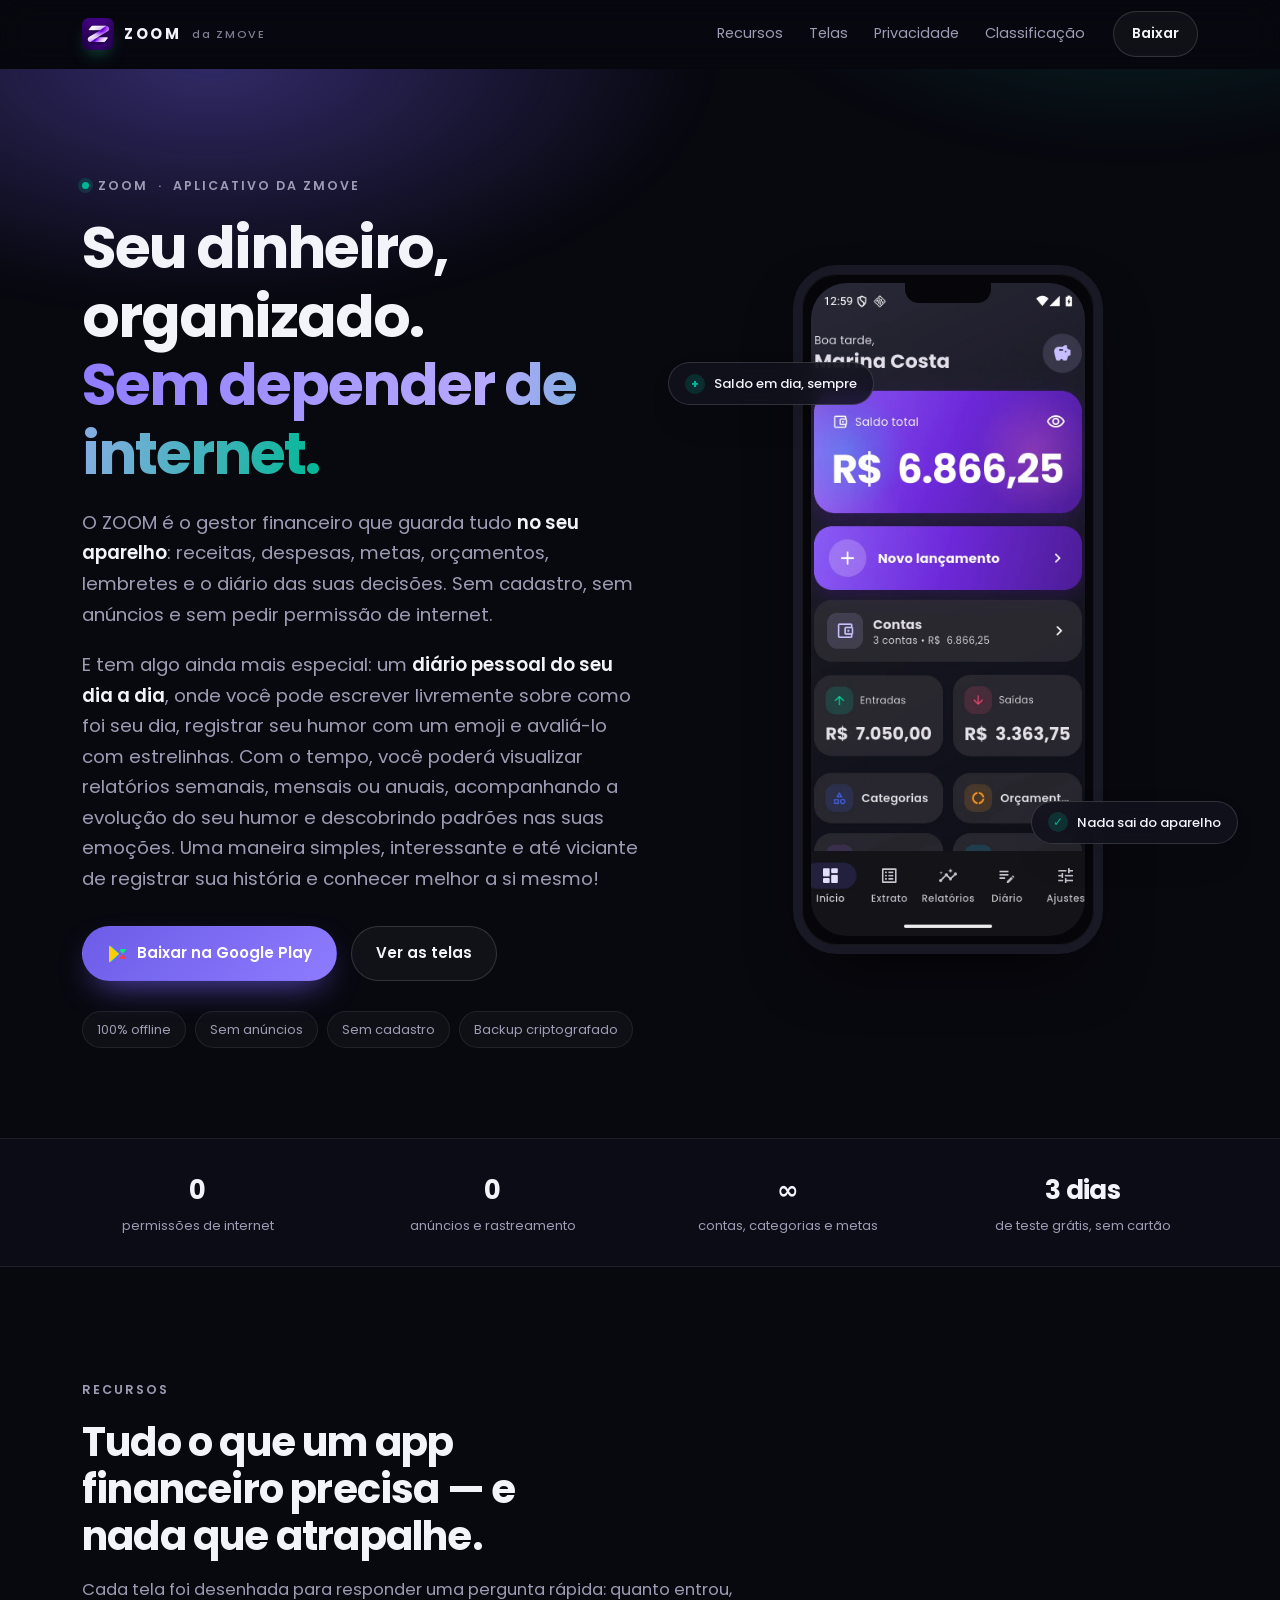
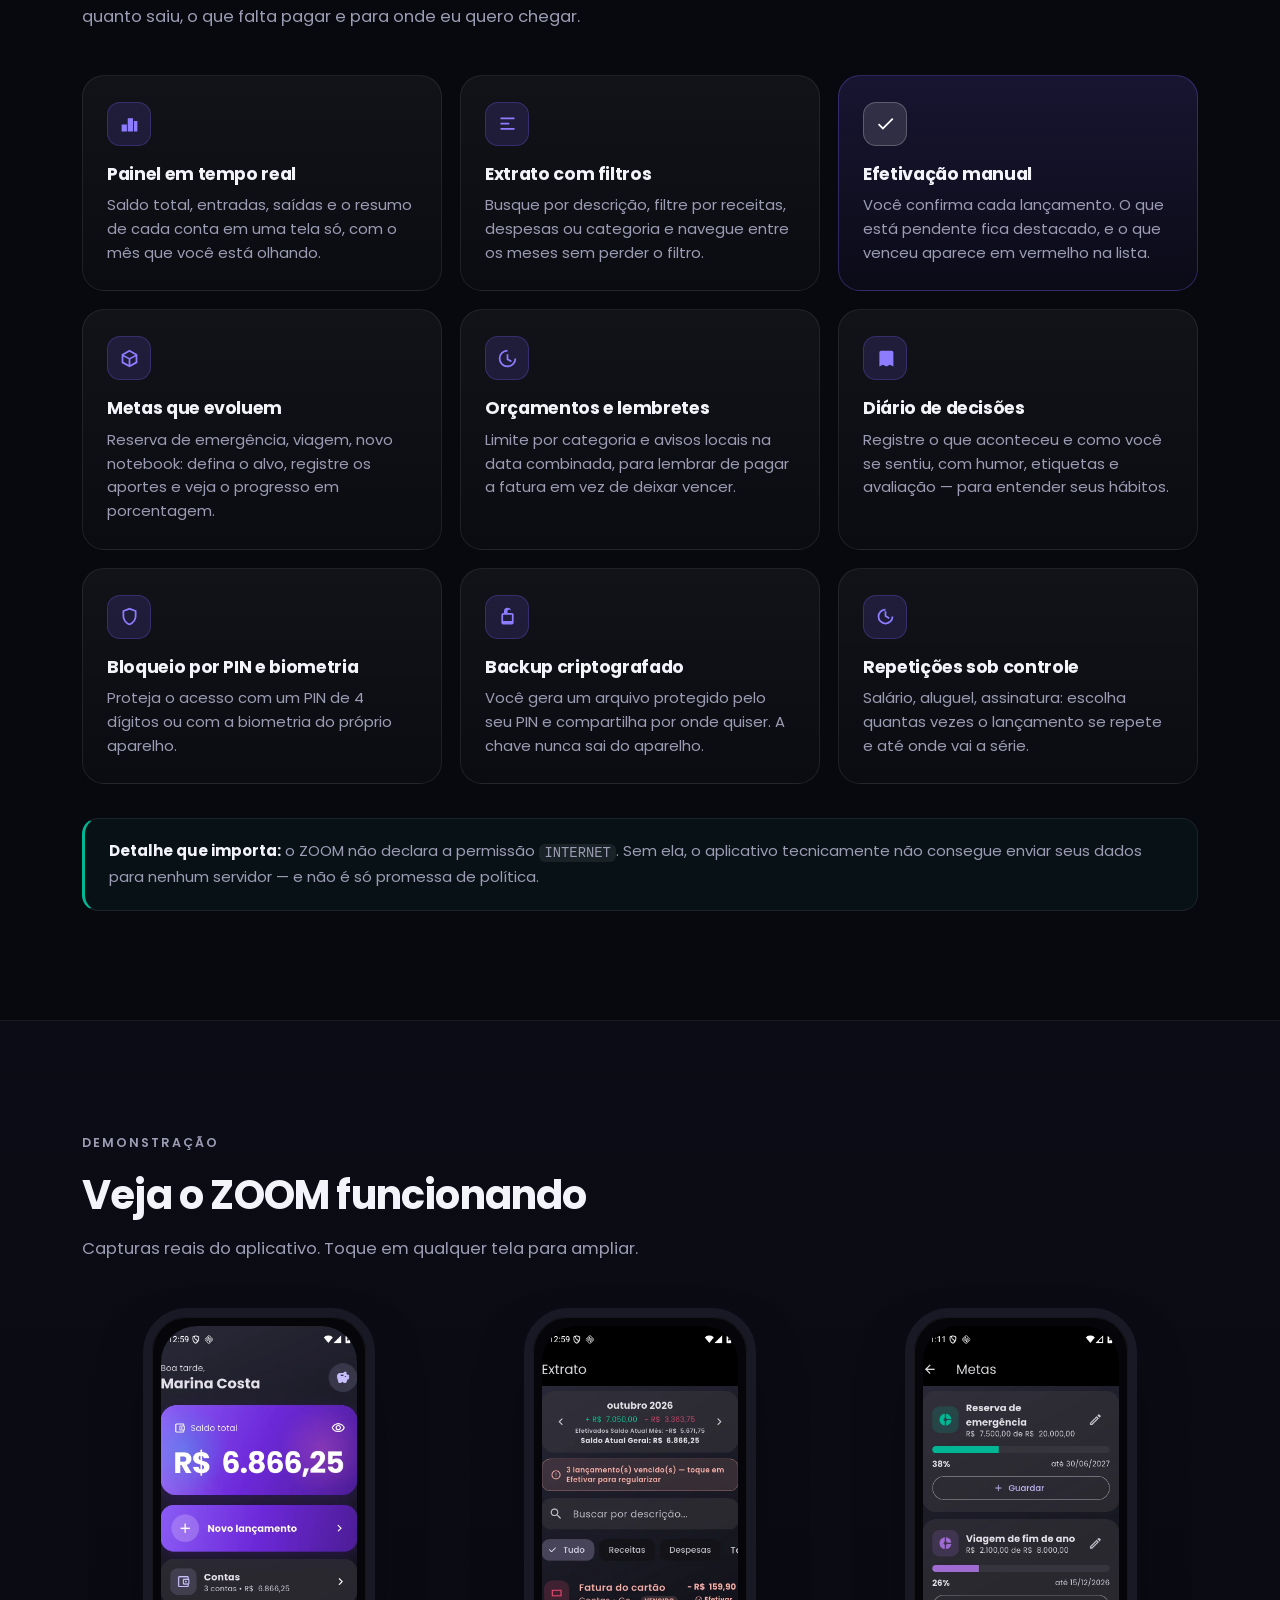
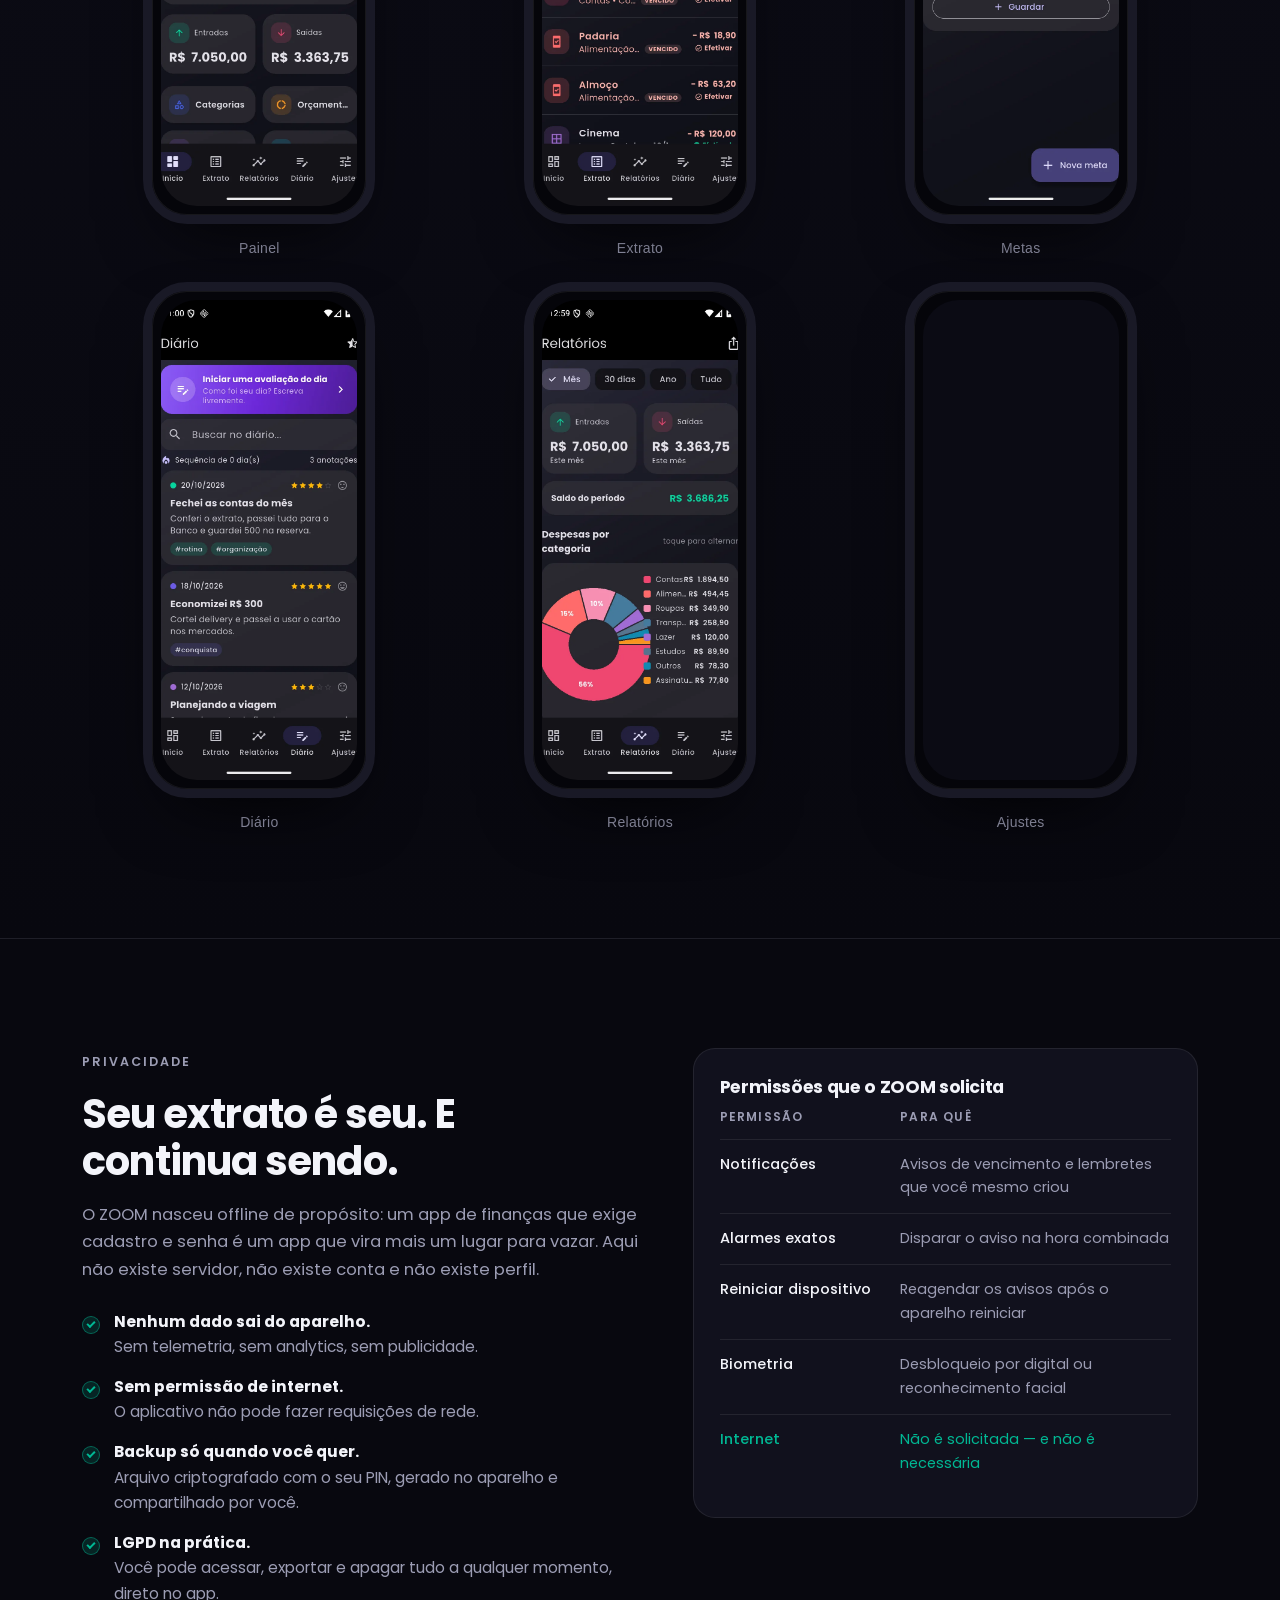
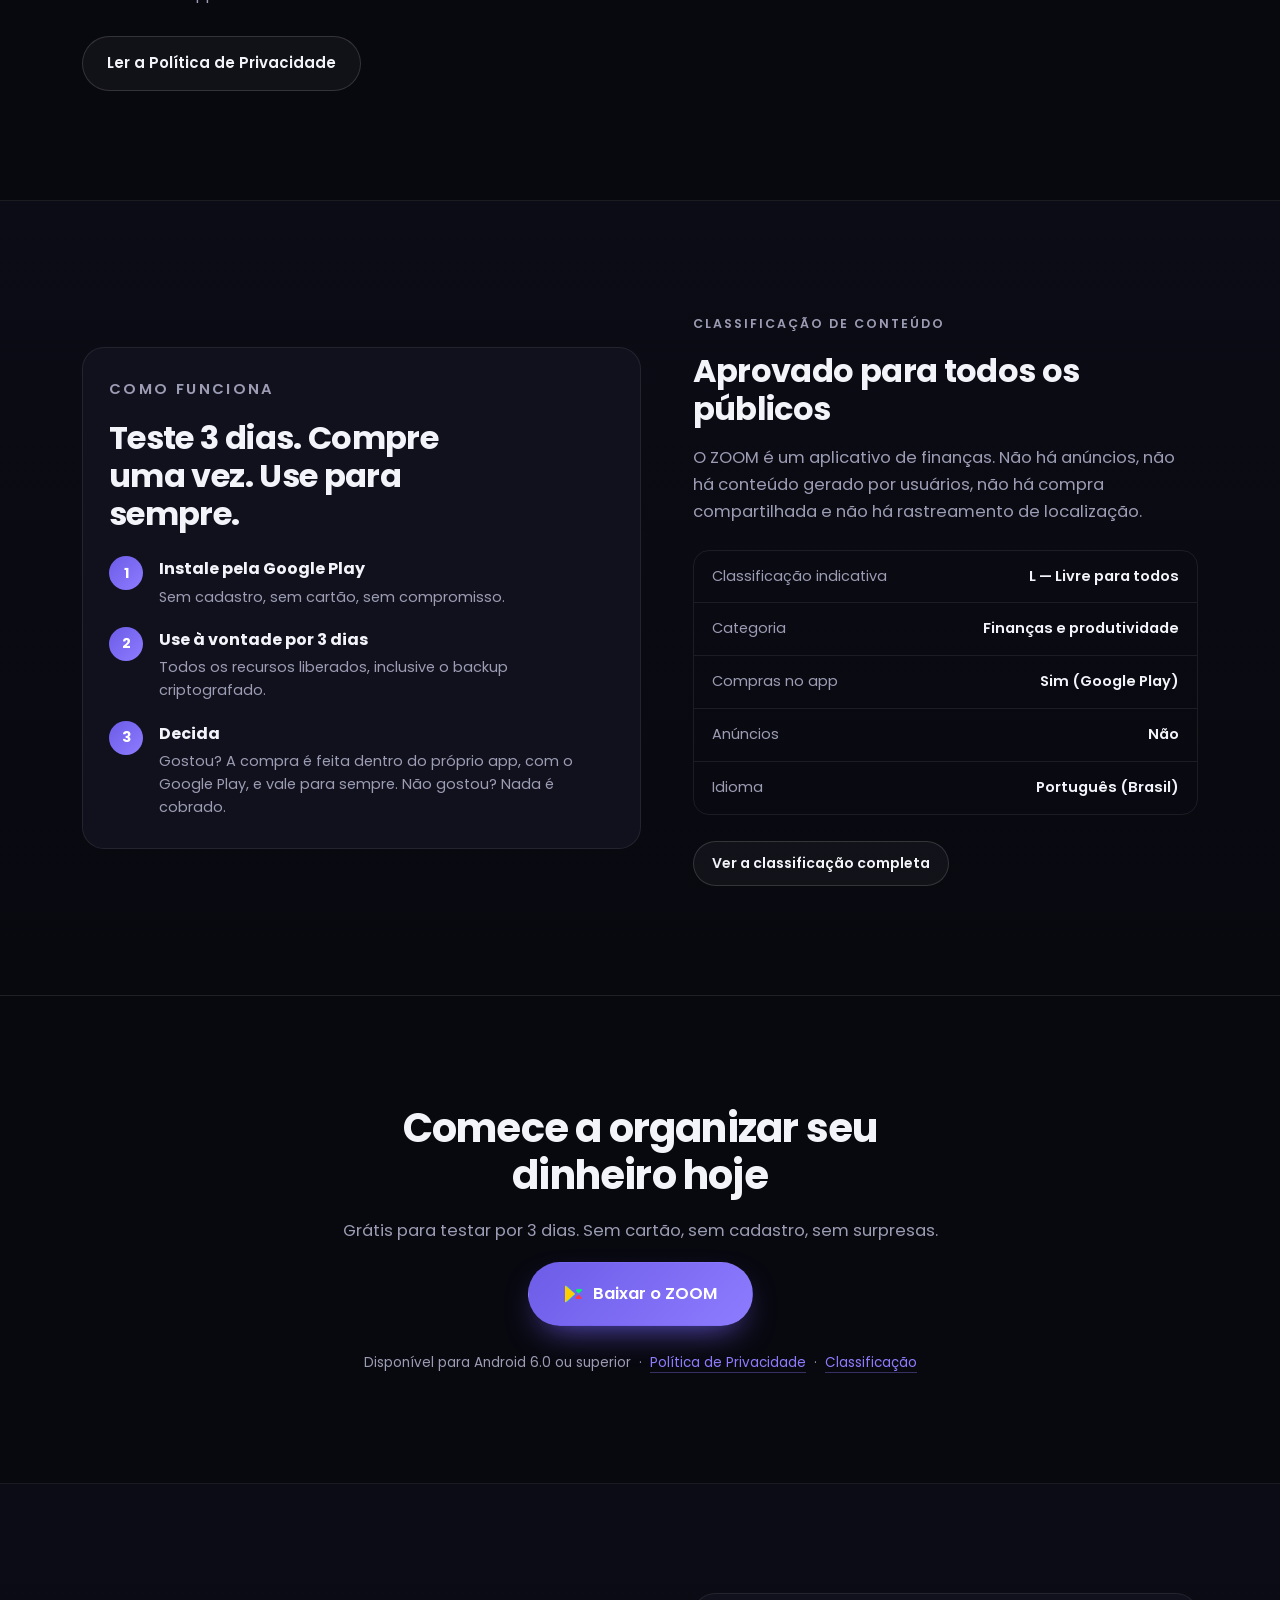
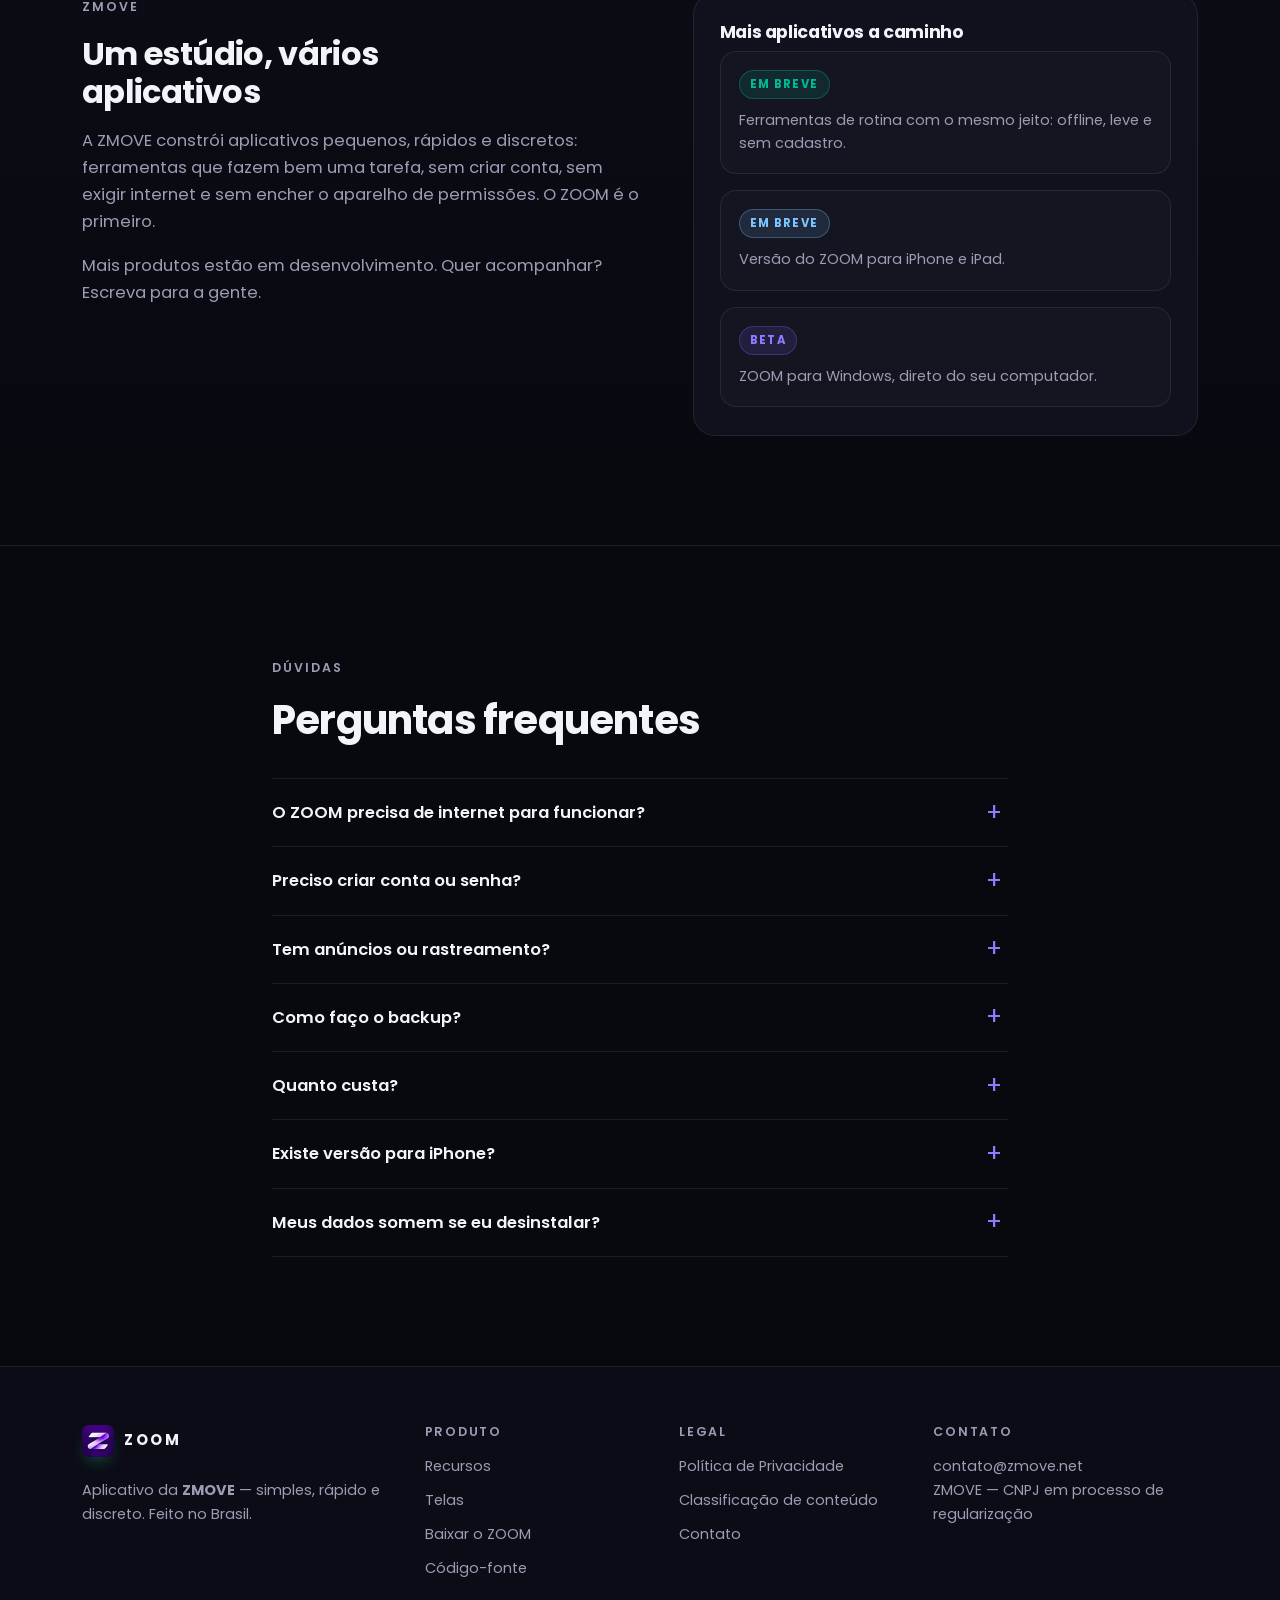
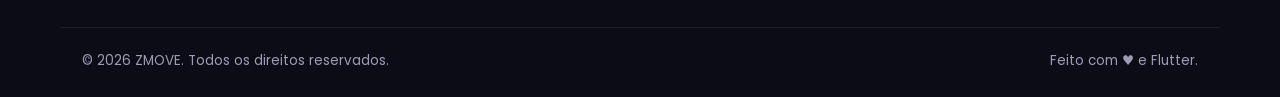
<file: docs/index.html>
<!DOCTYPE html>
<html lang="pt-BR">
<head>
<meta charset="utf-8">
<meta name="viewport" content="width=device-width, initial-scale=1">
<title>ZOOM — o gestor financeiro 100% offline | ZMOVE</title>
<meta name="description" content="ZOOM é o gestor financeiro pessoal que funciona 100% offline: extrato, metas, orçamentos, lembretes e diário. Sem cadastro, sem anúncios e sem permissão de internet. Teste grátis por 3 dias.">
<meta name="theme-color" content="#08080F">
<meta name="author" content="ZMOVE">
<link rel="canonical" href="https://zmove.net/">
<meta property="og:type" content="website">
<meta property="og:site_name" content="ZOOM">
<meta property="og:locale" content="pt_BR">
<meta property="og:title" content="ZOOM — o gestor financeiro 100% offline">
<meta property="og:description" content="Controle receitas, despesas, metas e o diário das suas decisões em um app que não precisa de internet. Teste grátis por 3 dias.">
<meta property="og:url" content="https://zmove.net/">
<meta property="og:image" content="https://zmove.net/assets/img/og-zoom.png">
<meta name="twitter:card" content="summary_large_image">
<meta name="twitter:title" content="ZOOM — o gestor financeiro 100% offline">
<meta name="twitter:description" content="Sem cadastro, sem anúncios, sem permissão de internet. Teste grátis por 3 dias.">
<meta name="twitter:image" content="https://zmove.net/assets/img/og-zoom.png">
<link rel="icon" href="favicon.ico" sizes="any">
<link rel="icon" href="assets/img/favicon-32.png" type="image/png" sizes="32x32">
<link rel="apple-touch-icon" href="assets/img/icon-apple-180.png">
<link rel="manifest" href="site.webmanifest">
<link rel="preload" href="assets/fonts/Poppins-600.ttf" as="font" type="font/ttf" crossorigin>
<link rel="preload" href="assets/fonts/Poppins-400.ttf" as="font" type="font/ttf" crossorigin>
<link rel="preload" href="assets/img/marca-64.png" as="image" type="image/png">
<link rel="stylesheet" href="assets/css/site.css">
<script type="application/ld+json">
{
  "@context": "https://schema.org",
  "@type": "Organization",
  "name": "ZMOVE",
  "url": "https://zmove.net/",
  "logo": "https://zmove.net/assets/img/og-zoom.png",
  "description": "Estúdio de aplicativos para o dia a dia. ZMOVE constrói produtos simples, rápidos e discretos.",
  "country": "BR"
}
</script>
<script type="application/ld+json">
{
  "@context": "https://schema.org",
  "@type": "SoftwareApplication",
  "name": "ZOOM",
  "applicationCategory": "FinanceApplication",
  "operatingSystem": "Android 6.0 ou superior",
  "description": "Gestor financeiro pessoal 100% offline: extrato, metas, orçamentos, lembretes e diário.",
  "publisher": { "@type": "Organization", "name": "ZMOVE" },
  "softwareVersion": "1.0.0",
  "inLanguage": "pt-BR",
  "offers": { "@type": "Offer", "price": "0", "priceCurrency": "BRL" },
  "aggregateRating": { "@type": "AggregateRating", "ratingValue": "5", "ratingCount": "1" }
}
</script>
</head>
<body>
<a class="skip" href="#conteudo">Pular para o conteúdo</a>

<header class="topbar" id="topo">
  <div class="wrap topbar__inner">
    <a class="brand" href="index.html" aria-label="ZOOM — aplicativo da ZMOVE">
      <span class="brand__mark" aria-hidden="true"><img src="assets/img/marca-64.png" width="32" height="32" alt="" decoding="async"></span>
      <span class="brand__name">ZOOM</span><span class="brand__by">da ZMOVE</span>
    </a>
    <nav class="nav" aria-label="Navegação principal">
      <a href="#recursos">Recursos</a>
      <a href="#telas">Telas</a>
      <a href="#privacidade">Privacidade</a>
      <a href="classificacao.html">Classificação</a>
    </nav>
    <a class="btn btn--ghost btn--sm topbar__cta" href="#baixar">Baixar</a>
    <button class="burger" id="burger" aria-label="Abrir menu" aria-expanded="false" aria-controls="menu-mobile">
      <span></span><span></span><span></span>
    </button>
  </div>
  <nav class="menu" id="menu-mobile" hidden aria-label="Menu móvel">
    <a href="#recursos">Recursos</a>
    <a href="#telas">Telas</a>
    <a href="#privacidade">Privacidade</a>
    <a href="classificacao.html">Classificação</a>
    <a href="#baixar">Baixar</a>
  </nav>
</header>

<main id="conteudo">

  <section class="hero">
    <div class="hero__glow" aria-hidden="true"></div>
    <div class="wrap hero__grid">
      <div class="hero__copy">
        <p class="eyebrow"><span class="dot"></span> ZOOM &nbsp;·&nbsp; aplicativo da ZMOVE</p>
        <h1>Seu dinheiro, organizado.<br><span class="grad">Sem depender de internet.</span></h1>
        <p class="lede">O ZOOM é o gestor financeiro que guarda tudo <strong>no seu aparelho</strong>: receitas, despesas, metas, orçamentos, lembretes e o diário das suas decisões. Sem cadastro, sem anúncios e sem pedir permissão de internet.</p>
        <p class="lede">E tem algo ainda mais especial: um <strong>diário pessoal do seu dia a dia</strong>, onde você pode escrever livremente sobre como foi seu dia, registrar seu humor com um emoji e avaliá-lo com estrelinhas. Com o tempo, você poderá visualizar relatórios semanais, mensais ou anuais, acompanhando a evolução do seu humor e descobrindo padrões nas suas emoções. Uma maneira simples, interessante e até viciante de registrar sua história e conhecer melhor a si mesmo!</p>
        <div class="hero__actions">
          <a class="btn btn--primary" href="#baixar" aria-label="Baixar o ZOOM na Google Play">
            <svg viewBox="0 0 24 24" width="20" height="20" aria-hidden="true"><path fill="#00D2FF" d="M4 2.6v18.8c0 .4.5.6.8.3l9.7-9.4a.4.4 0 0 0 0-.6L4.8 2.3c-.3-.3-.8-.1-.8.3Z"/><path fill="#00F076" d="m15.3 8.1 2.8 2.6c.4.4 1 .4 1.4 0l3.4-3.2c.6-.6.1-1.6-.8-1.6l-5.1.1c-.4 0-.7.2-.9.5L15 10.6c.2.2.2.5 0 .8l.3-.3Z" opacity=".95"/><path fill="#FF3A44" d="m15.3 15.9 2.9-2.7c.2-.2.5-.2.7 0l3.3 3.1c.6.6.1 1.6-.8 1.6h-5c-.4 0-.8-.2-1-.5l-.1-.1c-.2-.2-.2-.4 0-.6Z" opacity=".95"/><path fill="#FFCE00" d="M3.2 2.1 14 11.4c.3.2.3.7 0 .9L3.2 21.9c-.3.3-.8.1-.8-.3V2.4c0-.4.5-.6.8-.3Z"/></svg>
            Baixar na Google Play
          </a>
          <a class="btn btn--ghost" href="#telas">Ver as telas</a>
        </div>
        <ul class="pills" role="list">
          <li>100% offline</li>
          <li>Sem anúncios</li>
          <li>Sem cadastro</li>
          <li>Backup criptografado</li>
        </ul>
      </div>
      <div class="hero__art" aria-hidden="true">
        <div class="phone phone--hero">
          <span class="phone__notch"></span>
          <img src="assets/img/tela-inicio.webp" width="360" height="800" alt="" fetchpriority="high" decoding="async">
        </div>
        <div class="chip chip--a"><span class="chip__i">+</span> Saldo em dia, sempre</div>
        <div class="chip chip--b"><span class="chip__i">✓</span> Nada sai do aparelho</div>
      </div>
    </div>
  </section>

  <section class="strip" aria-label="Destaques">
    <div class="wrap strip__grid">
      <div class="strip__item"><strong>0</strong><span>permissões de internet</span></div>
      <div class="strip__item"><strong>0</strong><span>anúncios e rastreamento</span></div>
      <div class="strip__item"><strong>∞</strong><span>contas, categorias e metas</span></div>
      <div class="strip__item"><strong>3 dias</strong><span>de teste grátis, sem cartão</span></div>
    </div>
  </section>

  <section class="section" id="recursos">
    <div class="wrap">
      <p class="eyebrow">Recursos</p>
      <h2 class="h2">Tudo o que um app financeiro precisa — e nada que atrapalhe.</h2>
      <p class="sub">Cada tela foi desenhada para responder uma pergunta rápida: quanto entrou, quanto saiu, o que falta pagar e para onde eu quero chegar.</p>

      <div class="grid grid--3">
        <article class="card">
          <span class="card__ico" aria-hidden="true"><svg viewBox="0 0 24 24"><path d="M3 13h6v8H3zM10 6h6v15h-6zM17 9h4v12h-4z"/></svg></span>
          <h3>Painel em tempo real</h3>
          <p>Saldo total, entradas, saídas e o resumo de cada conta em uma tela só, com o mês que você está olhando.</p>
        </article>
        <article class="card">
          <span class="card__ico" aria-hidden="true"><svg viewBox="0 0 24 24"><path d="M4 5h16v2H4zm0 6h10v2H4zm0 6h16v2H4z"/></svg></span>
          <h3>Extrato com filtros</h3>
          <p>Busque por descrição, filtre por receitas, despesas ou categoria e navegue entre os meses sem perder o filtro.</p>
        </article>
        <article class="card card--accent">
          <span class="card__ico" aria-hidden="true"><svg viewBox="0 0 24 24"><path d="M9 16.2 4.8 12l-1.4 1.4L9 19 21 7l-1.4-1.4z"/></svg></span>
          <h3>Efetivação manual</h3>
          <p>Você confirma cada lançamento. O que está pendente fica destacado, e o que venceu aparece em vermelho na lista.</p>
        </article>
        <article class="card">
          <span class="card__ico" aria-hidden="true"><svg viewBox="0 0 24 24"><path d="M12 2 3 7v10l9 5 9-5V7zm0 2.3 6.5 3.6-6.5 3.6-6.5-3.6zM5 9.6l6 3.3v6.2l-6-3.3zm8 9.5v-6.2l6-3.3v6.2z"/></svg></span>
          <h3>Metas que evoluem</h3>
          <p>Reserva de emergência, viagem, novo notebook: defina o alvo, registre os aportes e veja o progresso em porcentagem.</p>
        </article>
        <article class="card">
          <span class="card__ico" aria-hidden="true"><svg viewBox="0 0 24 24"><path d="M12 2a10 10 0 1 0 10 10h-2a8 8 0 1 1-8-8zM11 7h2v5.4l4 2.3-1 1.7-5-2.9z"/></svg></span>
          <h3>Orçamentos e lembretes</h3>
          <p>Limite por categoria e avisos locais na data combinada, para lembrar de pagar a fatura em vez de deixar vencer.</p>
        </article>
        <article class="card">
          <span class="card__ico" aria-hidden="true"><svg viewBox="0 0 24 24"><path d="M5 3h14a2 2 0 0 1 2 2v16l-4-2-4 2-4-2-4 2V5a2 2 0 0 1 2-2Zm2 5h10v2H7zm0 4h10v2H7z"/></svg></span>
          <h3>Diário de decisões</h3>
          <p>Registre o que aconteceu e como você se sentiu, com humor, etiquetas e avaliação — para entender seus hábitos.</p>
        </article>
        <article class="card">
          <span class="card__ico" aria-hidden="true"><svg viewBox="0 0 24 24"><path d="M12 2 4 5v6c0 5 3.4 9.4 8 11 4.6-1.6 8-6 8-11V5zm0 2.2 6 2.2V11c0 3.9-2.5 7.5-6 8.9-3.5-1.4-6-5-6-8.9V6.4z"/></svg></span>
          <h3>Bloqueio por PIN e biometria</h3>
          <p>Proteja o acesso com um PIN de 4 dígitos ou com a biometria do próprio aparelho.</p>
        </article>
        <article class="card">
          <span class="card__ico" aria-hidden="true"><svg viewBox="0 0 24 24"><path d="M17 8h-1V6a4 4 0 1 0-8 0v2H7a2 2 0 0 0-2 2v9a2 2 0 0 0 2 2h10a2 2 0 0 0 2-2v-9a2 2 0 0 0-2-2zm-5-2a2 2 0 1 1 4 0v2h-4zm5 11H7v-7h10z"/></svg></span>
          <h3>Backup criptografado</h3>
          <p>Você gera um arquivo protegido pelo seu PIN e compartilha por onde quiser. A chave nunca sai do aparelho.</p>
        </article>
        <article class="card">
          <span class="card__ico" aria-hidden="true"><svg viewBox="0 0 24 24"><path d="M12 3a9 9 0 1 0 9 9h-2a7 7 0 1 1-7-7zm1 3h-2v6l4.8 2.9 1-1.7-3.8-2.3z"/></svg></span>
          <h3>Repetições sob controle</h3>
          <p>Salário, aluguel, assinatura: escolha quantas vezes o lançamento se repete e até onde vai a série.</p>
        </article>
      </div>

      <div class="note">
        <strong>Detalhe que importa:</strong> o ZOOM não declara a permissão <code>INTERNET</code>. Sem ela, o aplicativo tecnicamente não consegue enviar seus dados para nenhum servidor — e não é só promessa de política.
      </div>
    </div>
  </section>

  <section class="section section--alt" id="telas">
    <div class="wrap">
      <p class="eyebrow">Demonstração</p>
      <h2 class="h2">Veja o ZOOM funcionando</h2>
      <p class="sub">Capturas reais do aplicativo. Toque em qualquer tela para ampliar.</p>

      <div class="gallery" id="gallery">
        <button class="shot" data-full="assets/img/tela-inicio.webp" data-caption="Painel com saldo, entradas, saídas e metas">
          <span class="phone phone--sm"><img src="assets/img/tela-inicio.webp" width="360" height="800" alt="Tela inicial do ZOOM com o saldo total, entradas, saídas e o resumo das metas" loading="lazy" decoding="async"></span>
          <span class="shot__cap">Painel</span>
        </button>
        <button class="shot" data-full="assets/img/tela-extrato.webp" data-caption="Extrato do mês com filtros, busca e efetivação manual">
          <span class="phone phone--sm"><img src="assets/img/tela-extrato.webp" width="360" height="800" alt="Tela de extrato com lançamentos do mês, filtros por tipo e categoria e o botão de efetivar" loading="lazy" decoding="async"></span>
          <span class="shot__cap">Extrato</span>
        </button>
        <button class="shot" data-full="assets/img/tela-metas.webp" data-caption="Metas com aportes e progresso">
          <span class="phone phone--sm"><img src="assets/img/tela-metas.webp" width="360" height="800" alt="Tela de metas mostrando o progresso de cada objetivo e os aportes realizados" loading="lazy" decoding="async"></span>
          <span class="shot__cap">Metas</span>
        </button>
        <button class="shot" data-full="assets/img/tela-diario.webp" data-caption="Diário com as anotações do dia">
          <span class="phone phone--sm"><img src="assets/img/tela-diario.webp" width="360" height="800" alt="Tela do diário com anotações, humor e avaliação do dia" loading="lazy" decoding="async"></span>
          <span class="shot__cap">Diário</span>
        </button>
        <button class="shot" data-full="assets/img/tela-relatorios.webp" data-caption="Relatórios com a evolução do mês">
          <span class="phone phone--sm"><img src="assets/img/tela-relatorios.webp" width="360" height="800" alt="Tela de relatórios com gráficos de receitas e despesas" loading="lazy" decoding="async"></span>
          <span class="shot__cap">Relatórios</span>
        </button>
        <button class="shot" data-full="assets/img/tela-ajustes.webp" data-caption="Ajustes com tema, cores, backup e avisos">
          <span class="phone phone--sm"><img src="assets/img/tela-ajustes.webp" width="360" height="800" alt="Tela de ajustes com opções de tema, cores, backup e aviso diário" loading="lazy" decoding="async"></span>
          <span class="shot__cap">Ajustes</span>
        </button>
      </div>
    </div>
  </section>

  <section class="section" id="privacidade">
    <div class="wrap split">
      <div>
        <p class="eyebrow">Privacidade</p>
        <h2 class="h2">Seu extrato é seu. E continua sendo.</h2>
        <p class="sub">O ZOOM nasceu offline de propósito: um app de finanças que exige cadastro e senha é um app que vira mais um lugar para vazar. Aqui não existe servidor, não existe conta e não existe perfil.</p>
        <ul class="checklist" role="list">
          <li><strong>Nenhum dado sai do aparelho.</strong> Sem telemetria, sem analytics, sem publicidade.</li>
          <li><strong>Sem permissão de internet.</strong> O aplicativo não pode fazer requisições de rede.</li>
          <li><strong>Backup só quando você quer.</strong> Arquivo criptografado com o seu PIN, gerado no aparelho e compartilhado por você.</li>
          <li><strong>LGPD na prática.</strong> Você pode acessar, exportar e apagar tudo a qualquer momento, direto no app.</li>
        </ul>
        <a class="btn btn--ghost" href="politica-de-privacidade.html">Ler a Política de Privacidade</a>
      </div>
      <div class="card card--panel">
        <h3 class="card__title">Permissões que o ZOOM solicita</h3>
        <table class="table">
          <thead><tr><th>Permissão</th><th>Para quê</th></tr></thead>
          <tbody>
            <tr><td>Notificações</td><td>Avisos de vencimento e lembretes que você mesmo criou</td></tr>
            <tr><td>Alarmes exatos</td><td>Disparar o aviso na hora combinada</td></tr>
            <tr><td>Reiniciar dispositivo</td><td>Reagendar os avisos após o aparelho reiniciar</td></tr>
            <tr><td>Biometria</td><td>Desbloqueio por digital ou reconhecimento facial</td></tr>
            <tr><td class="is-none">Internet</td><td class="is-none">Não é solicitada — e não é necessária</td></tr>
          </tbody>
        </table>
      </div>
    </div>
  </section>

  <section class="section section--alt" id="teste">
    <div class="wrap split split--center">
      <div class="card card--panel">
        <p class="eyebrow">Como funciona</p>
        <h2 class="h2 h2--sm">Teste 3 dias. Compre uma vez. Use para sempre.</h2>
        <ol class="steps">
          <li><span>1</span><div><strong>Instale pela Google Play</strong><p>Sem cadastro, sem cartão, sem compromisso.</p></div></li>
          <li><span>2</span><div><strong>Use à vontade por 3 dias</strong><p>Todos os recursos liberados, inclusive o backup criptografado.</p></div></li>
          <li><span>3</span><div><strong>Decida</strong><p>Gostou? A compra é feita dentro do próprio app, com o Google Play, e vale para sempre. Não gostou? Nada é cobrado.</p></div></li>
        </ol>
      </div>
      <div>
        <p class="eyebrow">Classificação de conteúdo</p>
        <h2 class="h2 h2--sm">Aprovado para todos os públicos</h2>
        <p class="sub">O ZOOM é um aplicativo de finanças. Não há anúncios, não há conteúdo gerado por usuários, não há compra compartilhada e não há rastreamento de localização.</p>
        <ul class="rating" role="list">
          <li><span>Classificação indicativa</span><strong>L — Livre para todos</strong></li>
          <li><span>Categoria</span><strong>Finanças e produtividade</strong></li>
          <li><span>Compras no app</span><strong>Sim (Google Play)</strong></li>
          <li><span>Anúncios</span><strong>Não</strong></li>
          <li><span>Idioma</span><strong>Português (Brasil)</strong></li>
        </ul>
        <a class="btn btn--ghost btn--sm" href="classificacao.html">Ver a classificação completa</a>
      </div>
    </div>
  </section>

  <section class="section" id="baixar">
    <div class="wrap cta">
      <h2 class="h2">Comece a organizar seu dinheiro hoje</h2>
      <p class="sub">Grátis para testar por 3 dias. Sem cartão, sem cadastro, sem surpresas.</p>
      <a class="btn btn--primary btn--lg" href="#topo">
        <svg viewBox="0 0 24 24" width="20" height="20" aria-hidden="true"><path fill="#00D2FF" d="M4 2.6v18.8c0 .4.5.6.8.3l9.7-9.4a.4.4 0 0 0 0-.6L4.8 2.3c-.3-.3-.8-.1-.8.3Z"/><path fill="#00F076" d="m15.3 8.1 2.8 2.6c.4.4 1 .4 1.4 0l3.4-3.2c.6-.6.1-1.6-.8-1.6l-5.1.1c-.4 0-.7.2-.9.5L15 10.6c.2.2.2.5 0 .8l.3-.3Z"/><path fill="#FF3A44" d="m15.3 15.9 2.9-2.7c.2-.2.5-.2.7 0l3.3 3.1c.6.6.1 1.6-.8 1.6h-5c-.4 0-.8-.2-1-.5l-.1-.1c-.2-.2-.2-.4 0-.6Z"/><path fill="#FFCE00" d="M3.2 2.1 14 11.4c.3.2.3.7 0 .9L3.2 21.9c-.3.3-.8.1-.8-.3V2.4c0-.4.5-.6.8-.3Z"/></svg>
        Baixar o ZOOM
      </a>
      <p class="cta__note">Disponível para Android 6.0 ou superior &nbsp;·&nbsp; <a href="politica-de-privacidade.html">Política de Privacidade</a> &nbsp;·&nbsp; <a href="classificacao.html">Classificação</a></p>
    </div>
  </section>

  <section class="section section--alt" id="zmove">
    <div class="wrap split">
      <div>
        <p class="eyebrow">ZMOVE</p>
        <h2 class="h2 h2--sm">Um estúdio, vários aplicativos</h2>
        <p class="sub">A ZMOVE constrói aplicativos pequenos, rápidos e discretos: ferramentas que fazem bem uma tarefa, sem criar conta, sem exigir internet e sem encher o aparelho de permissões. O ZOOM é o primeiro.</p>
        <p class="sub">Mais produtos estão em desenvolvimento. Quer acompanhar? <a href="mailto:contato@zmove.net">Escreva para a gente</a>.</p>
      </div>
      <div class="card card--panel">
        <h3 class="card__title">Mais aplicativos a caminho</h3>
        <ul class="roadmap" role="list">
          <li><span class="roadmap__tag">Em breve</span><p>Ferramentas de rotina com o mesmo jeito: offline, leve e sem cadastro.</p></li>
          <li><span class="roadmap__tag roadmap__tag--ios">Em breve</span><p>Versão do ZOOM para iPhone e iPad.</p></li>
          <li><span class="roadmap__tag roadmap__tag--win">Beta</span><p>ZOOM para Windows, direto do seu computador.</p></li>
        </ul>
      </div>
    </div>
  </section>

  <section class="section" id="faq">
    <div class="wrap wrap--narrow">
      <p class="eyebrow">Dúvidas</p>
      <h2 class="h2">Perguntas frequentes</h2>
      <div class="faq">
        <details><summary>O ZOOM precisa de internet para funcionar?</summary><p>Não. Todas as funcionalidades — extrato, metas, orçamentos, lembretes, diário, relatórios e backup — rodam no próprio aparelho. O aplicativo nem solicita a permissão de internet.</p></details>
        <details><summary>Preciso criar conta ou senha?</summary><p>Não existe cadastro. Você abre o app e usa. O único pedido de senha é o PIN opcional de 4 dígitos, usado para desbloquear o app e para criptografar o backup.</p></details>
        <details><summary>Tem anúncios ou rastreamento?</summary><p>Não. O ZOOM não exibe anúncios, não integra SDKs de analytics e não faz profiling. Nada é compartilhado com terceiros.</p></details>
        <details><summary>Como faço o backup?</summary><p>Em Ajustes, você gera um arquivo criptografado com o seu PIN e o compartilha por e-mail, WhatsApp ou onde preferir. O arquivo só pode ser lido com o PIN informado. Você também pode exportar seus dados em texto legível.</p></details>
        <details><summary>Quanto custa?</summary><p>Você tem 3 dias de teste com todos os recursos liberados. Depois disso, a compra é feita dentro do app pela Google Play (pagamento único) e o app continua funcionando, mesmo offline.</p></details>
        <details><summary>Existe versão para iPhone?</summary><p>Está em desenvolvimento. Quem quiser acompanhar o lançamento pode escrever para contato@zmove.net.</p></details>
        <details><summary>Meus dados somem se eu desinstalar?</summary><p>Os dados ficam no armazenamento do aplicativo. Ao desinstalar, eles são apagados. Por isso o backup criptografado existe: faça-o de vez em quando e guarde em local seguro.</p></details>
      </div>
    </div>
  </section>
</main>

<footer class="footer">
  <div class="wrap footer__grid">
    <div>
      <a class="brand" href="index.html">
        <span class="brand__mark" aria-hidden="true"><img src="assets/img/marca-64.png" width="32" height="32" alt="" decoding="async"></span>
        <span class="brand__name">ZOOM</span>
      </a>
      <p class="footer__about">Aplicativo da <strong>ZMOVE</strong> — simples, rápido e discreto. Feito no Brasil.</p>
    </div>
    <nav aria-label="Rodapé">
      <h4>Produto</h4>
      <ul role="list">
        <li><a href="#recursos">Recursos</a></li>
        <li><a href="#telas">Telas</a></li>
        <li><a href="#baixar">Baixar o ZOOM</a></li>
        <li><a href="https://github.com/zmove-digital/zoom" rel="noopener">Código-fonte</a></li>
      </ul>
    </nav>
    <nav aria-label="Legal">
      <h4>Legal</h4>
      <ul role="list">
        <li><a href="politica-de-privacidade.html">Política de Privacidade</a></li>
        <li><a href="classificacao.html">Classificação de conteúdo</a></li>
        <li><a href="mailto:contato@zmove.net">Contato</a></li>
      </ul>
    </nav>
    <div>
      <h4>Contato</h4>
      <p class="footer__about">
        <a href="mailto:contato@zmove.net">contato@zmove.net</a><br>
        ZMOVE — CNPJ em processo de regularização
      </p>
    </div>
  </div>
  <div class="wrap footer__bottom">
    <p>© 2026 ZMOVE. Todos os direitos reservados.</p>
    <p>Feito com <span aria-label="amor">♥</span> e Flutter.</p>
  </div>
</footer>

<div class="lightbox" id="lightbox" hidden>
  <button class="lightbox__close" aria-label="Fechar imagem">&times;</button>
  <figure>
    <img id="lightbox-img" alt="">
    <figcaption id="lightbox-cap"></figcaption>
  </figure>
</div>

<script src="assets/js/site.js" defer></script>
</body>
</html>
</file>
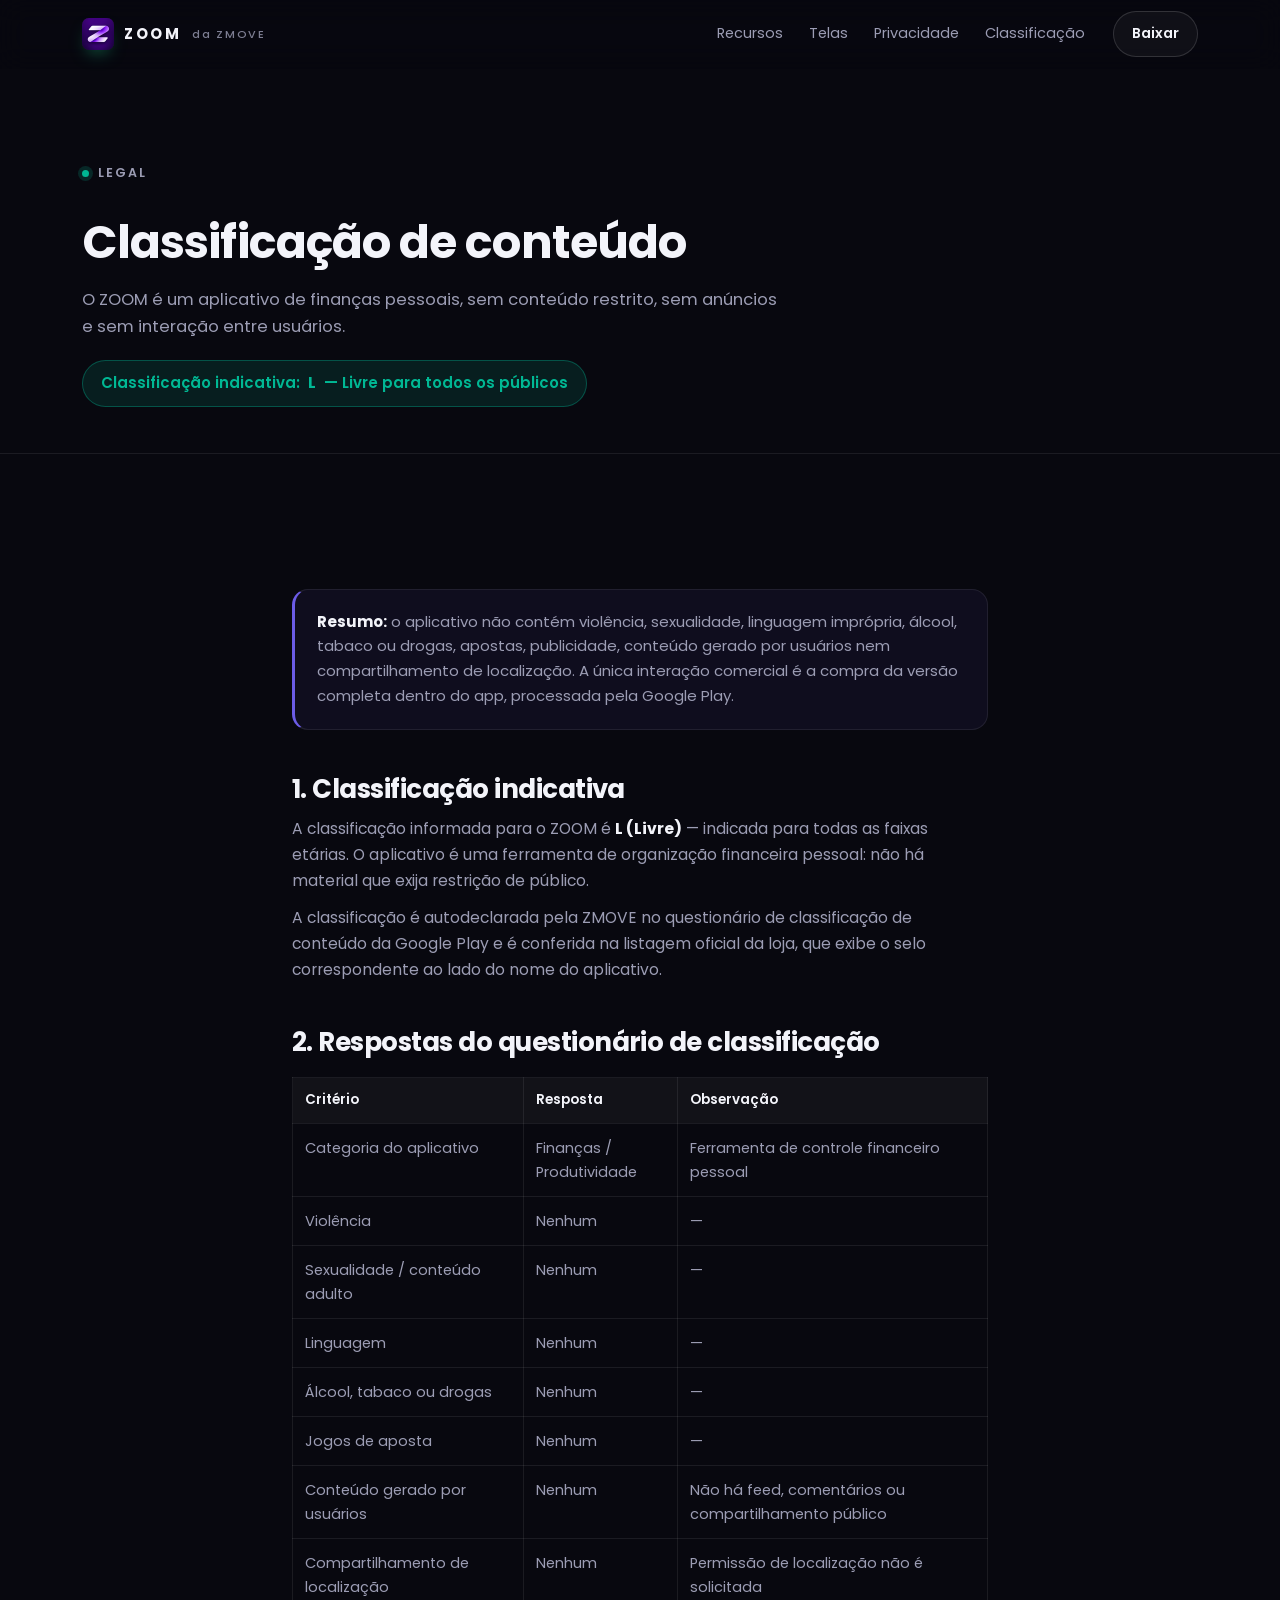
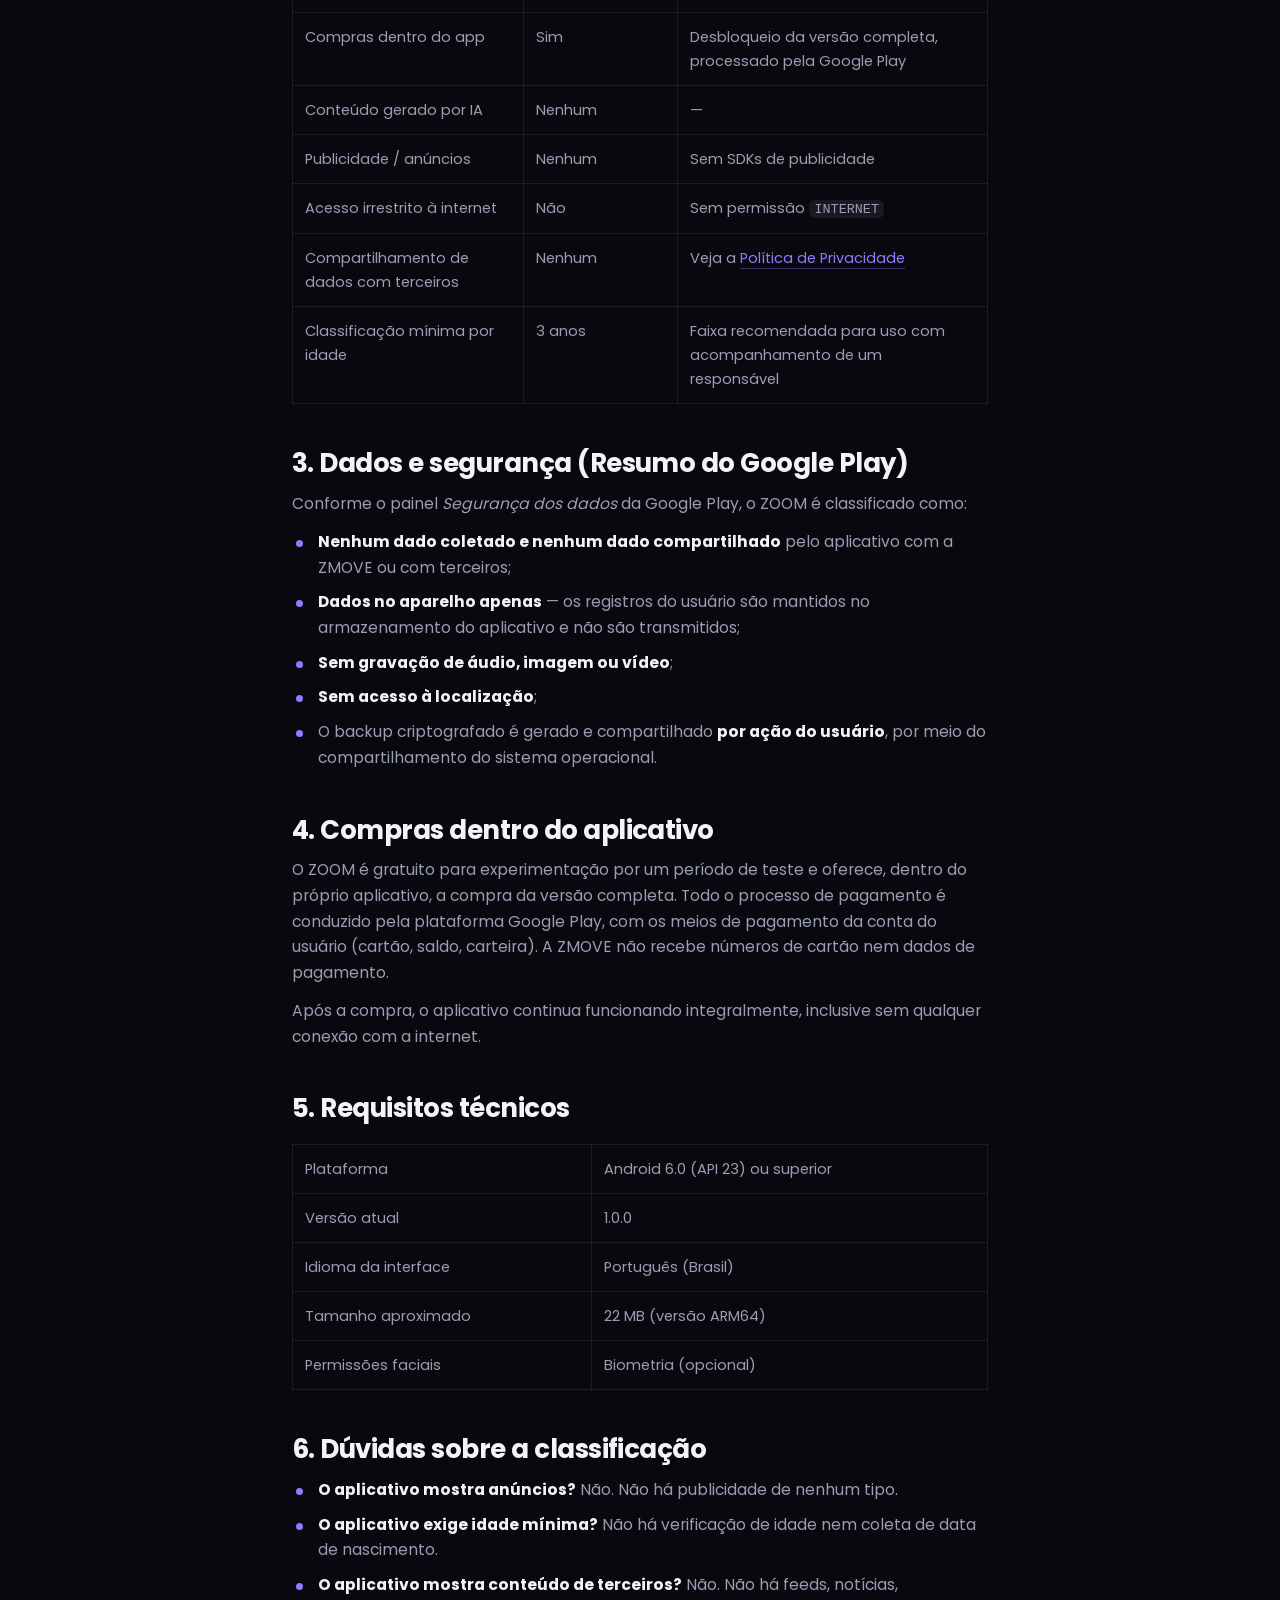
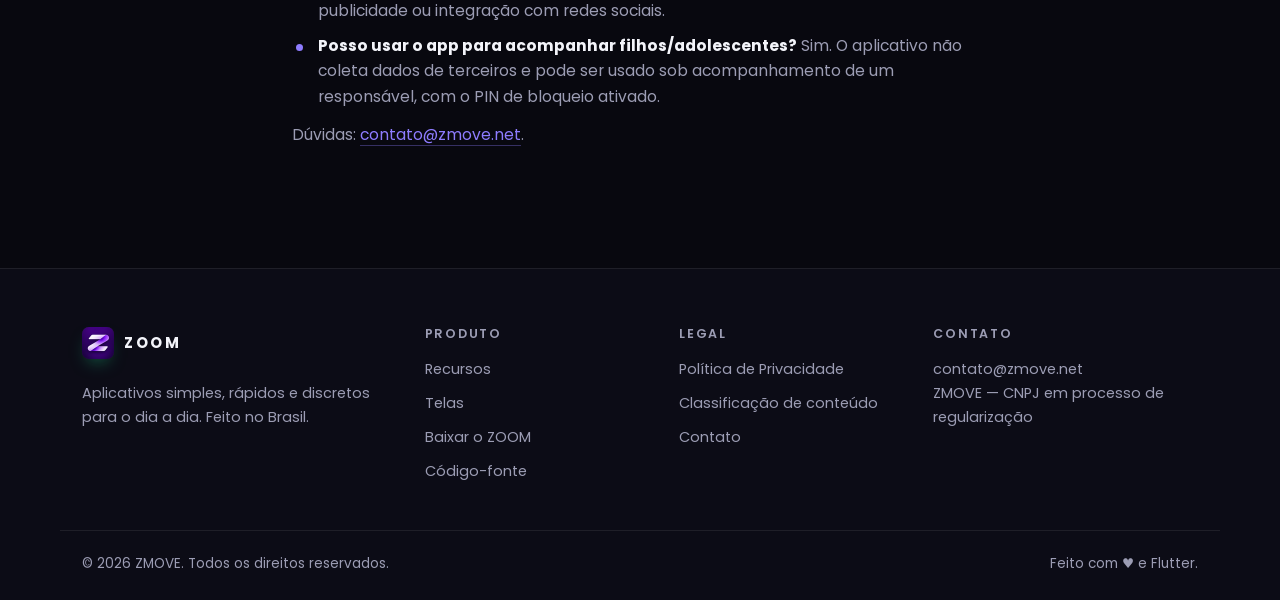
<file: docs/classificacao.html>
<!DOCTYPE html>
<html lang="pt-BR">
<head>
<meta charset="utf-8">
<meta name="viewport" content="width=device-width, initial-scale=1">
<title>Classificação de conteúdo — ZOOM | ZMOVE</title>
<meta name="description" content="Classificação de conteúdo do aplicativo ZOOM: Livre (L) para todos os públicos. Sem anúncios, sem conteúdo gerado por usuários, sem rastreamento de localização.">
<meta name="theme-color" content="#08080F">
<link rel="canonical" href="https://zmove.net/classificacao.html">
<meta property="og:type" content="article">
<meta property="og:site_name" content="ZOOM">
<meta property="og:title" content="Classificação de conteúdo — ZOOM">
<meta property="og:description" content="Livre (L) para todos os públicos. Sem anúncios e sem conteúdo restrito.">
<meta property="og:url" content="https://zmove.net/classificacao.html">
<link rel="icon" href="favicon.ico" sizes="any">
<link rel="icon" href="assets/img/favicon-32.png" type="image/png" sizes="32x32">
<link rel="preload" href="assets/fonts/Poppins-600.ttf" as="font" type="font/ttf" crossorigin>
<link rel="preload" href="assets/img/marca-64.png" as="image" type="image/png">
<link rel="stylesheet" href="assets/css/site.css">
</head>
<body>
<a class="skip" href="#conteudo">Pular para o conteúdo</a>

<header class="topbar">
  <div class="wrap topbar__inner">
    <a class="brand" href="index.html" aria-label="ZOOM — aplicativo da ZMOVE">
      <span class="brand__mark" aria-hidden="true"><img src="assets/img/marca-64.png" width="32" height="32" alt="" decoding="async"></span>
      <span class="brand__name">ZOOM</span><span class="brand__by">da ZMOVE</span>
    </a>
    <nav class="nav" aria-label="Navegação principal">
      <a href="index.html#recursos">Recursos</a>
      <a href="index.html#telas">Telas</a>
      <a href="index.html#privacidade">Privacidade</a>
      <a href="classificacao.html">Classificação</a>
    </nav>
    <a class="btn btn--ghost btn--sm topbar__cta" href="index.html#baixar">Baixar</a>
    <button class="burger" id="burger" aria-label="Abrir menu" aria-expanded="false" aria-controls="menu-mobile">
      <span></span><span></span><span></span>
    </button>
  </div>
  <nav class="menu" id="menu-mobile" hidden aria-label="Menu móvel">
    <a href="index.html#recursos">Recursos</a>
    <a href="index.html#telas">Telas</a>
    <a href="index.html#privacidade">Privacidade</a>
    <a href="classificacao.html">Classificação</a>
    <a href="index.html#baixar">Baixar</a>
  </nav>
</header>

<main id="conteudo">
  <section class="pagehead">
    <div class="wrap">
      <p class="eyebrow"><span class="dot"></span> Legal</p>
      <h1>Classificação de conteúdo</h1>
      <p class="sub">O ZOOM é um aplicativo de finanças pessoais, sem conteúdo restrito, sem anúncios e sem interação entre usuários.</p>
      <p style="margin-top:20px"><span class="badge badge--l">Classificação indicativa: <strong>L</strong> — Livre para todos os públicos</span></p>
    </div>
  </section>

  <section class="section">
    <div class="wrap prose">
      <div class="callout">
        <strong>Resumo:</strong> o aplicativo não contém violência, sexualidade, linguagem imprópria, álcool, tabaco ou drogas, apostas, publicidade, conteúdo gerado por usuários nem compartilhamento de localização. A única interação comercial é a compra da versão completa dentro do app, processada pela Google Play.
      </div>

      <h2>1. Classificação indicativa</h2>
      <p>A classificação informada para o ZOOM é <strong>L (Livre)</strong> — indicada para todas as faixas etárias. O aplicativo é uma ferramenta de organização financeira pessoal: não há material que exija restrição de público.</p>
      <p>A classificação é autodeclarada pela ZMOVE no questionário de classificação de conteúdo da Google Play e é conferida na listagem oficial da loja, que exibe o selo correspondente ao lado do nome do aplicativo.</p>

      <h2>2. Respostas do questionário de classificação</h2>
      <table class="tagtable">
        <thead><tr><th>Critério</th><th>Resposta</th><th>Observação</th></tr></thead>
        <tbody>
          <tr><td>Categoria do aplicativo</td><td>Finanças / Produtividade</td><td>Ferramenta de controle financeiro pessoal</td></tr>
          <tr><td>Violência</td><td>Nenhum</td><td>—</td></tr>
          <tr><td>Sexualidade / conteúdo adulto</td><td>Nenhum</td><td>—</td></tr>
          <tr><td>Linguagem</td><td>Nenhum</td><td>—</td></tr>
          <tr><td>Álcool, tabaco ou drogas</td><td>Nenhum</td><td>—</td></tr>
          <tr><td>Jogos de aposta</td><td>Nenhum</td><td>—</td></tr>
          <tr><td>Conteúdo gerado por usuários</td><td>Nenhum</td><td>Não há feed, comentários ou compartilhamento público</td></tr>
          <tr><td>Compartilhamento de localização</td><td>Nenhum</td><td>Permissão de localização não é solicitada</td></tr>
          <tr><td>Compras dentro do app</td><td>Sim</td><td>Desbloqueio da versão completa, processado pela Google Play</td></tr>
          <tr><td>Conteúdo gerado por IA</td><td>Nenhum</td><td>—</td></tr>
          <tr><td>Publicidade / anúncios</td><td>Nenhum</td><td>Sem SDKs de publicidade</td></tr>
          <tr><td>Acesso irrestrito à internet</td><td>Não</td><td>Sem permissão <code>INTERNET</code></td></tr>
          <tr><td>Compartilhamento de dados com terceiros</td><td>Nenhum</td><td>Veja a <a href="politica-de-privacidade.html">Política de Privacidade</a></td></tr>
          <tr><td>Classificação mínima por idade</td><td>3 anos</td><td>Faixa recomendada para uso com acompanhamento de um responsável</td></tr>
        </tbody>
      </table>

      <h2>3. Dados e segurança (Resumo do Google Play)</h2>
      <p>Conforme o painel <em>Segurança dos dados</em> da Google Play, o ZOOM é classificado como:</p>
      <ul>
        <li><strong>Nenhum dado coletado e nenhum dado compartilhado</strong> pelo aplicativo com a ZMOVE ou com terceiros;</li>
        <li><strong>Dados no aparelho apenas</strong> — os registros do usuário são mantidos no armazenamento do aplicativo e não são transmitidos;</li>
        <li><strong>Sem gravação de áudio, imagem ou vídeo</strong>;</li>
        <li><strong>Sem acesso à localização</strong>;</li>
        <li>O backup criptografado é gerado e compartilhado <strong>por ação do usuário</strong>, por meio do compartilhamento do sistema operacional.</li>
      </ul>

      <h2>4. Compras dentro do aplicativo</h2>
      <p>O ZOOM é gratuito para experimentação por um período de teste e oferece, dentro do próprio aplicativo, a compra da versão completa. Todo o processo de pagamento é conduzido pela plataforma Google Play, com os meios de pagamento da conta do usuário (cartão, saldo, carteira). A ZMOVE não recebe números de cartão nem dados de pagamento.</p>
      <p>Após a compra, o aplicativo continua funcionando integralmente, inclusive sem qualquer conexão com a internet.</p>

      <h2>5. Requisitos técnicos</h2>
      <table class="tagtable">
        <tbody>
          <tr><td>Plataforma</td><td>Android 6.0 (API 23) ou superior</td></tr>
          <tr><td>Versão atual</td><td>1.0.0</td></tr>
          <tr><td>Idioma da interface</td><td>Português (Brasil)</td></tr>
          <tr><td>Tamanho aproximado</td><td>22 MB (versão ARM64)</td></tr>
          <tr><td>Permissões faciais</td><td>Biometria (opcional)</td></tr>
        </tbody>
      </table>

      <h2>6. Dúvidas sobre a classificação</h2>
      <ul>
        <li><strong>O aplicativo mostra anúncios?</strong> Não. Não há publicidade de nenhum tipo.</li>
        <li><strong>O aplicativo exige idade mínima?</strong> Não há verificação de idade nem coleta de data de nascimento.</li>
        <li><strong>O aplicativo mostra conteúdo de terceiros?</strong> Não. Não há feeds, notícias, publicidade ou integração com redes sociais.</li>
        <li><strong>Posso usar o app para acompanhar filhos/adolescentes?</strong> Sim. O aplicativo não coleta dados de terceiros e pode ser usado sob acompanhamento de um responsável, com o PIN de bloqueio ativado.</li>
      </ul>
      <p>Dúvidas: <a href="mailto:contato@zmove.net">contato@zmove.net</a>.</p>
    </div>
  </section>
</main>

<footer class="footer">
  <div class="wrap footer__grid">
    <div>
      <a class="brand" href="index.html">
        <span class="brand__mark" aria-hidden="true"><img src="assets/img/marca-64.png" width="32" height="32" alt="" decoding="async"></span>
        <span class="brand__name">ZOOM</span>
      </a>
      <p class="footer__about">Aplicativos simples, rápidos e discretos para o dia a dia. Feito no Brasil.</p>
    </div>
    <nav aria-label="Rodapé">
      <h4>Produto</h4>
      <ul role="list">
        <li><a href="index.html#recursos">Recursos</a></li>
        <li><a href="index.html#telas">Telas</a></li>
        <li><a href="index.html#baixar">Baixar o ZOOM</a></li>
        <li><a href="https://github.com/zmove-digital/zoom" rel="noopener">Código-fonte</a></li>
      </ul>
    </nav>
    <nav aria-label="Legal">
      <h4>Legal</h4>
      <ul role="list">
        <li><a href="politica-de-privacidade.html">Política de Privacidade</a></li>
        <li><a href="classificacao.html">Classificação de conteúdo</a></li>
        <li><a href="mailto:contato@zmove.net">Contato</a></li>
      </ul>
    </nav>
    <div>
      <h4>Contato</h4>
      <p class="footer__about">
        <a href="mailto:contato@zmove.net">contato@zmove.net</a><br>
        ZMOVE — CNPJ em processo de regularização
      </p>
    </div>
  </div>
  <div class="wrap footer__bottom">
    <p>© 2026 ZMOVE. Todos os direitos reservados.</p>
    <p>Feito com <span aria-label="amor">♥</span> e Flutter.</p>
  </div>
</footer>

<script src="assets/js/site.js" defer></script>
</body>
</html>
</file>
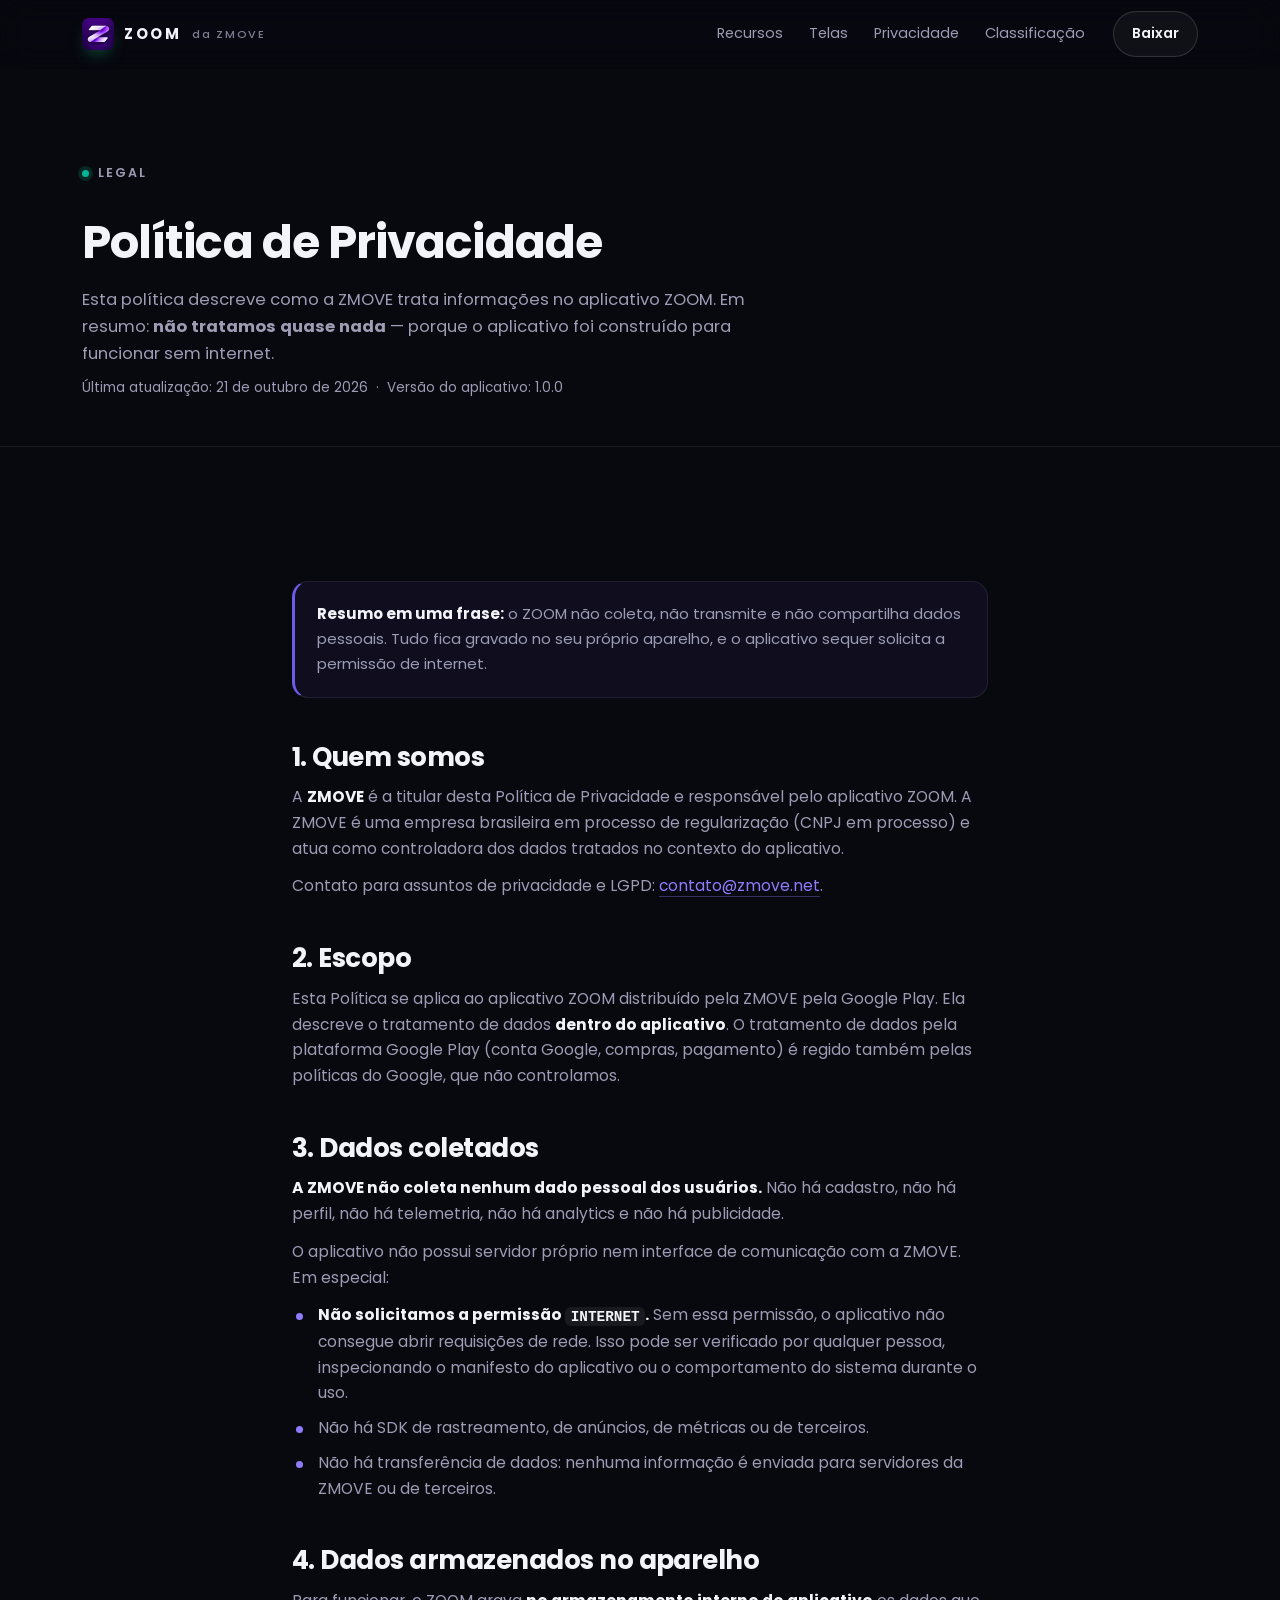
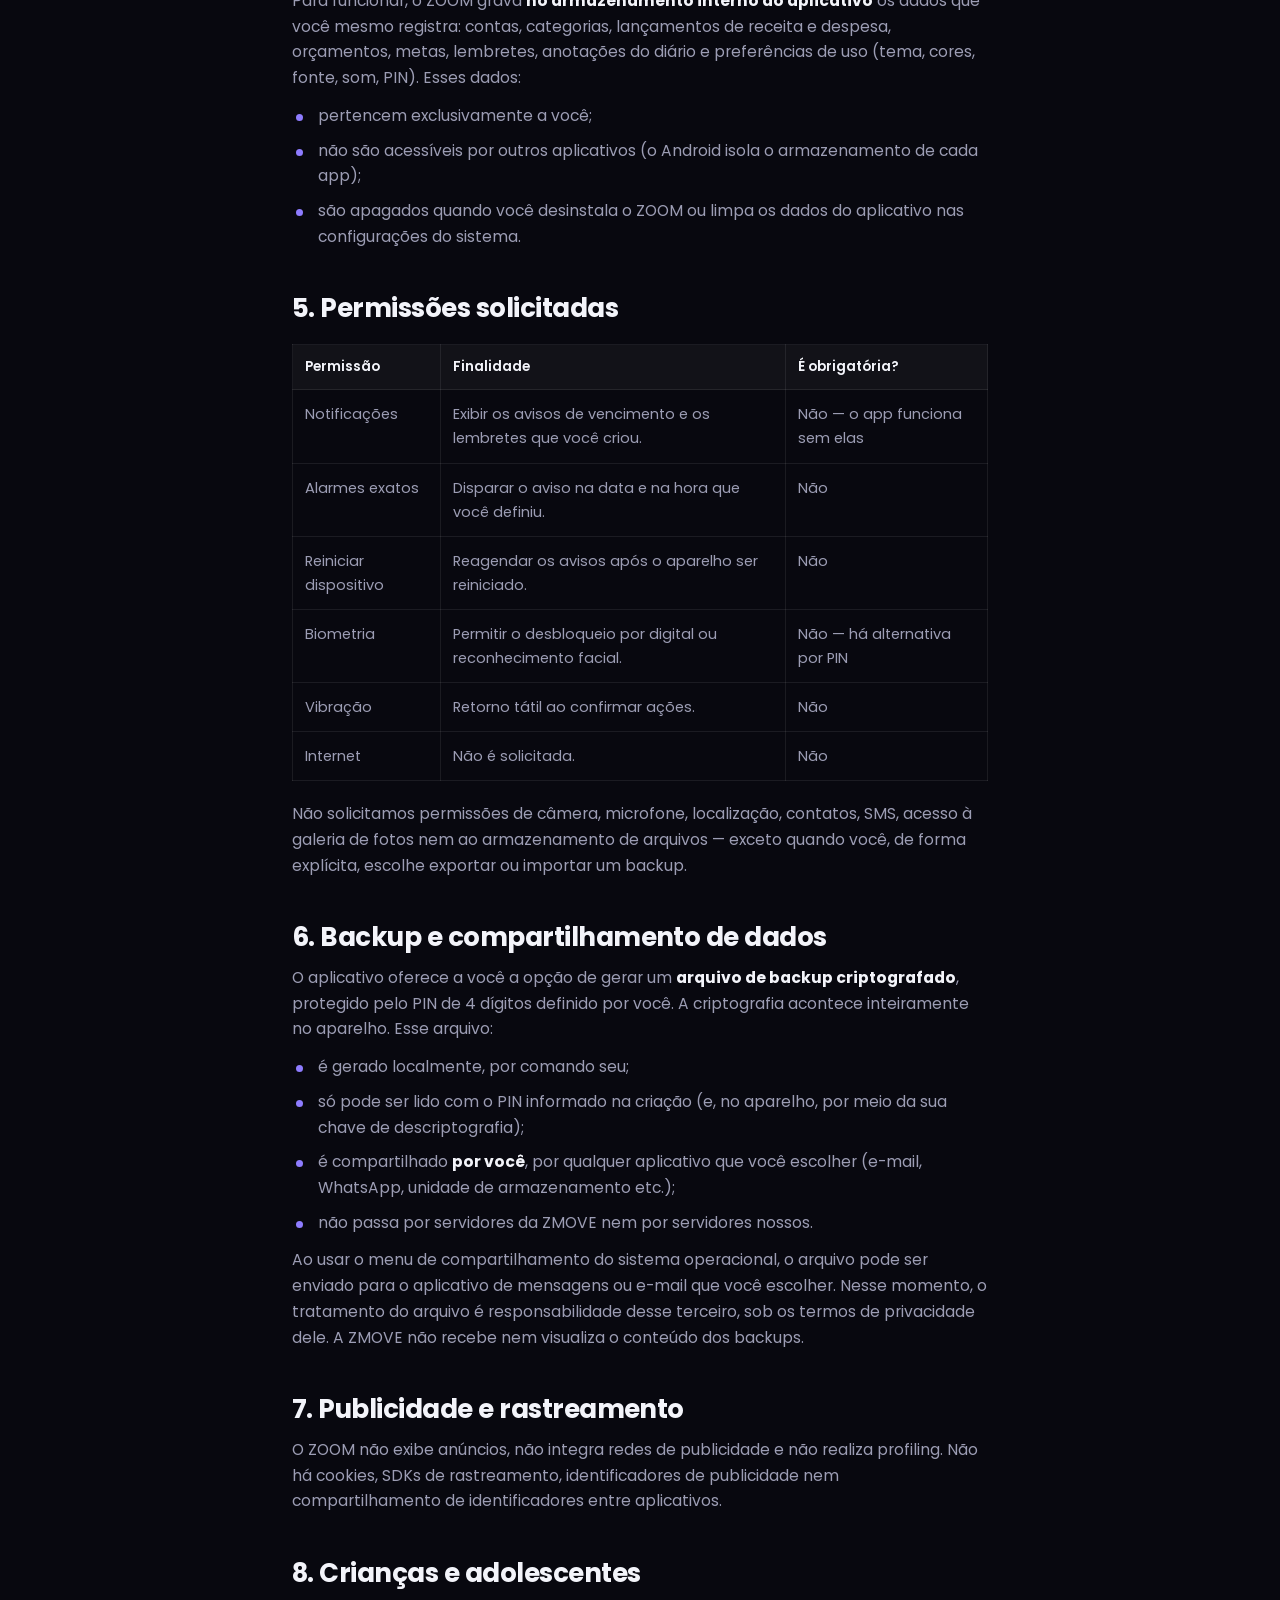
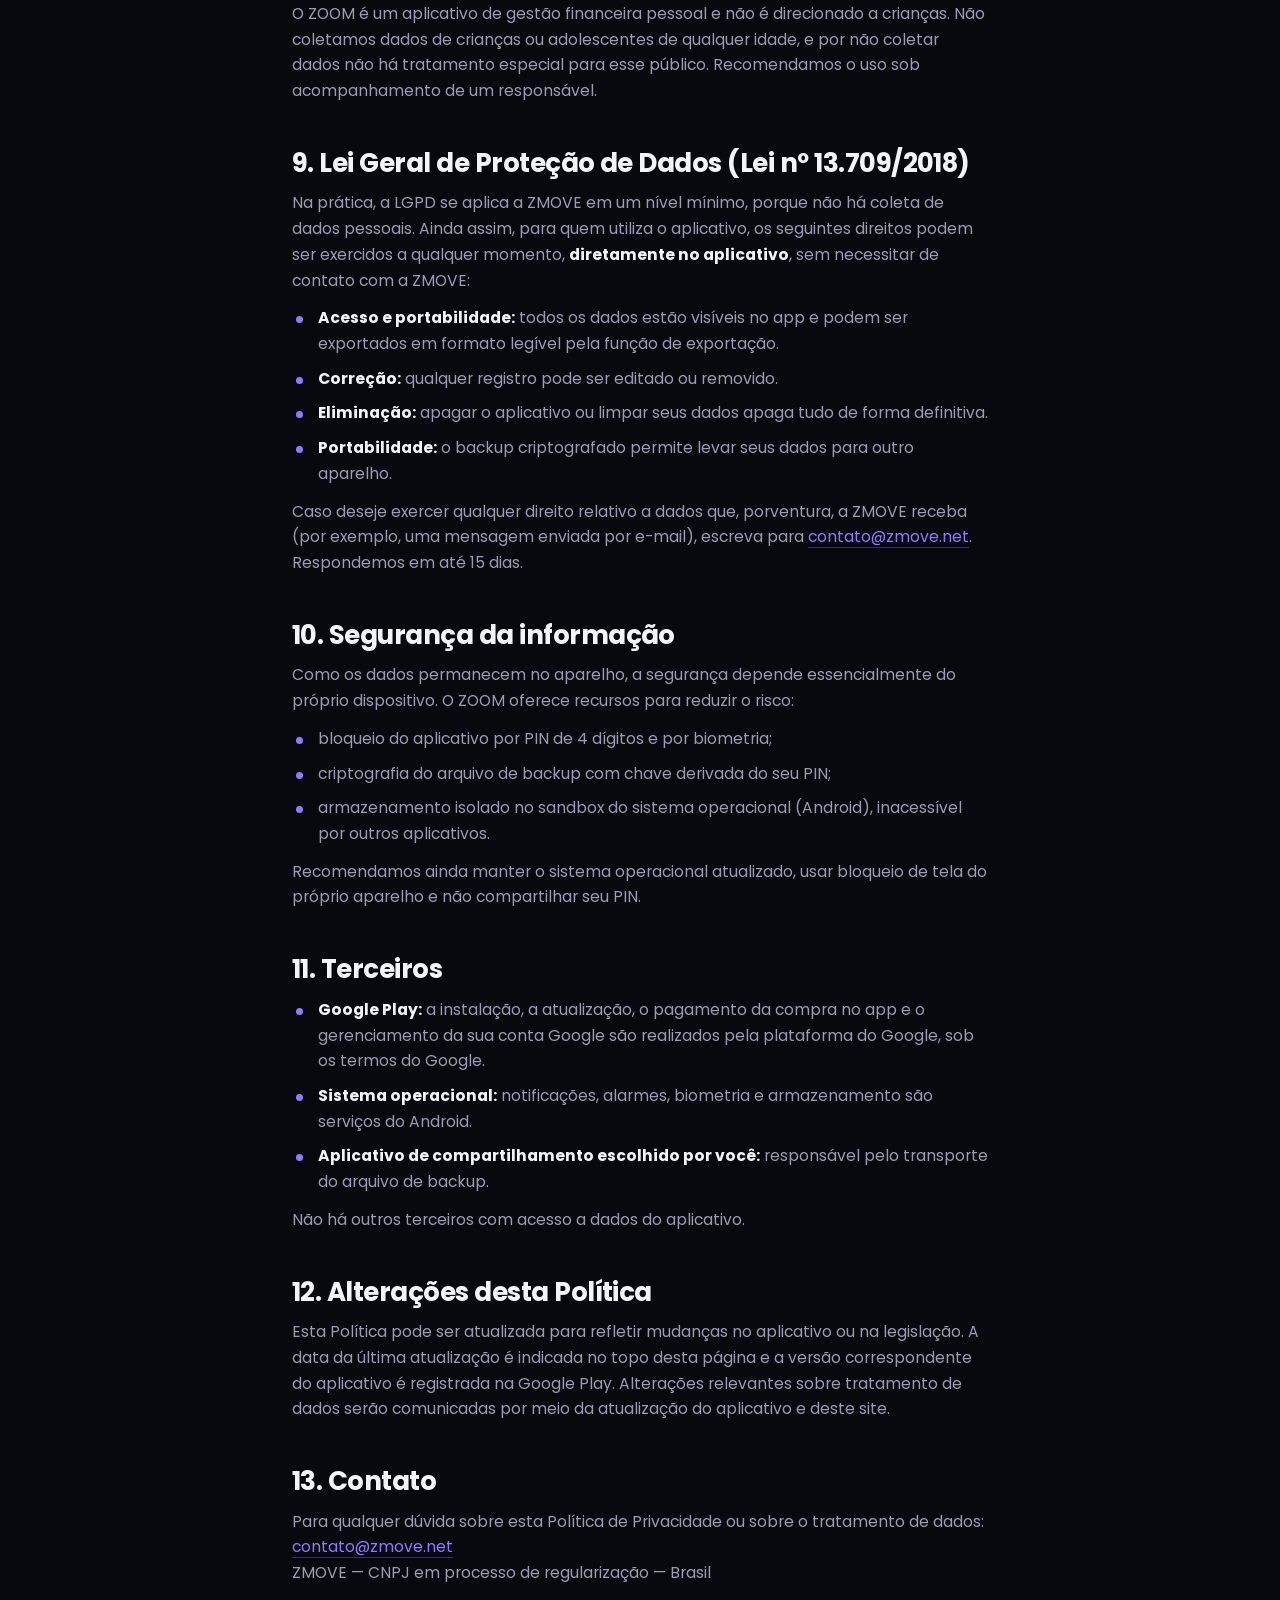
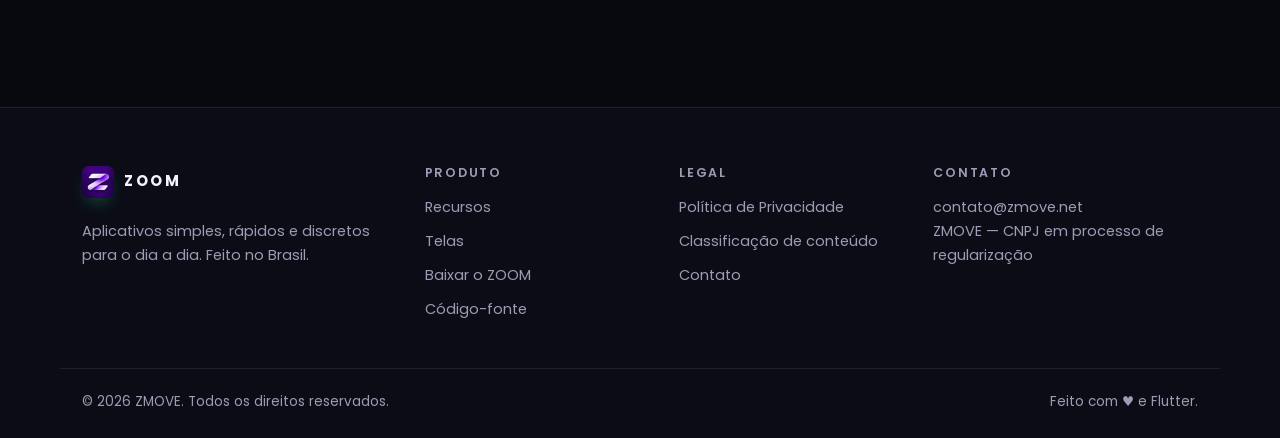
<file: docs/politica-de-privacidade.html>
<!DOCTYPE html>
<html lang="pt-BR">
<head>
<meta charset="utf-8">
<meta name="viewport" content="width=device-width, initial-scale=1">
<title>Política de Privacidade — ZOOM | ZMOVE</title>
<meta name="description" content="Política de Privacidade do aplicativo ZOOM, da ZMOVE. O app funciona 100% offline: nenhum dado é coletado, enviado ou compartilhado.">
<meta name="theme-color" content="#08080F">
<link rel="canonical" href="https://zmove.net/politica-de-privacidade.html">
<meta property="og:type" content="article">
<meta property="og:site_name" content="ZOOM">
<meta property="og:title" content="Política de Privacidade — ZOOM">
<meta property="og:description" content="O ZOOM é 100% offline: nenhum dado sai do seu aparelho.">
<meta property="og:url" content="https://zmove.net/politica-de-privacidade.html">
<link rel="icon" href="favicon.ico" sizes="any">
<link rel="icon" href="assets/img/favicon-32.png" type="image/png" sizes="32x32">
<link rel="preload" href="assets/fonts/Poppins-600.ttf" as="font" type="font/ttf" crossorigin>
<link rel="preload" href="assets/img/marca-64.png" as="image" type="image/png">
<link rel="stylesheet" href="assets/css/site.css">
</head>
<body>
<a class="skip" href="#conteudo">Pular para o conteúdo</a>

<header class="topbar">
  <div class="wrap topbar__inner">
    <a class="brand" href="index.html" aria-label="ZOOM — aplicativo da ZMOVE">
      <span class="brand__mark" aria-hidden="true"><img src="assets/img/marca-64.png" width="32" height="32" alt="" decoding="async"></span>
      <span class="brand__name">ZOOM</span><span class="brand__by">da ZMOVE</span>
    </a>
    <nav class="nav" aria-label="Navegação principal">
      <a href="index.html#recursos">Recursos</a>
      <a href="index.html#telas">Telas</a>
      <a href="index.html#privacidade">Privacidade</a>
      <a href="classificacao.html">Classificação</a>
    </nav>
    <a class="btn btn--ghost btn--sm topbar__cta" href="index.html#baixar">Baixar</a>
    <button class="burger" id="burger" aria-label="Abrir menu" aria-expanded="false" aria-controls="menu-mobile">
      <span></span><span></span><span></span>
    </button>
  </div>
  <nav class="menu" id="menu-mobile" hidden aria-label="Menu móvel">
    <a href="index.html#recursos">Recursos</a>
    <a href="index.html#telas">Telas</a>
    <a href="index.html#privacidade">Privacidade</a>
    <a href="classificacao.html">Classificação</a>
    <a href="index.html#baixar">Baixar</a>
  </nav>
</header>

<main id="conteudo">
  <section class="pagehead">
    <div class="wrap">
      <p class="eyebrow"><span class="dot"></span> Legal</p>
      <h1>Política de Privacidade</h1>
      <p class="sub">Esta política descreve como a ZMOVE trata informações no aplicativo ZOOM. Em resumo: <strong>não tratamos quase nada</strong> — porque o aplicativo foi construído para funcionar sem internet.</p>
      <p class="sub" style="margin-top:10px;font-size:13.5px">Última atualização: 21 de outubro de 2026 &nbsp;·&nbsp; Versão do aplicativo: 1.0.0</p>
    </div>
  </section>

  <section class="section">
    <div class="wrap prose">
      <div class="callout">
        <strong>Resumo em uma frase:</strong> o ZOOM não coleta, não transmite e não compartilha dados pessoais. Tudo fica gravado no seu próprio aparelho, e o aplicativo sequer solicita a permissão de internet.
      </div>

      <h2>1. Quem somos</h2>
      <p>A <strong>ZMOVE</strong> é a titular desta Política de Privacidade e responsável pelo aplicativo ZOOM. A ZMOVE é uma empresa brasileira em processo de regularização (CNPJ em processo) e atua como controladora dos dados tratados no contexto do aplicativo.</p>
      <p>Contato para assuntos de privacidade e LGPD: <a href="mailto:contato@zmove.net">contato@zmove.net</a>.</p>

      <h2>2. Escopo</h2>
      <p>Esta Política se aplica ao aplicativo ZOOM distribuído pela ZMOVE pela Google Play. Ela descreve o tratamento de dados <strong>dentro do aplicativo</strong>. O tratamento de dados pela plataforma Google Play (conta Google, compras, pagamento) é regido também pelas políticas do Google, que não controlamos.</p>

      <h2>3. Dados coletados</h2>
      <p><strong>A ZMOVE não coleta nenhum dado pessoal dos usuários.</strong> Não há cadastro, não há perfil, não há telemetria, não há analytics e não há publicidade.</p>
      <p>O aplicativo não possui servidor próprio nem interface de comunicação com a ZMOVE. Em especial:</p>
      <ul>
        <li><strong>Não solicitamos a permissão <code>INTERNET</code>.</strong> Sem essa permissão, o aplicativo não consegue abrir requisições de rede. Isso pode ser verificado por qualquer pessoa, inspecionando o manifesto do aplicativo ou o comportamento do sistema durante o uso.</li>
        <li>Não há SDK de rastreamento, de anúncios, de métricas ou de terceiros.</li>
        <li>Não há transferência de dados: nenhuma informação é enviada para servidores da ZMOVE ou de terceiros.</li>
      </ul>

      <h2>4. Dados armazenados no aparelho</h2>
      <p>Para funcionar, o ZOOM grava <strong>no armazenamento interno do aplicativo</strong> os dados que você mesmo registra: contas, categorias, lançamentos de receita e despesa, orçamentos, metas, lembretes, anotações do diário e preferências de uso (tema, cores, fonte, som, PIN). Esses dados:</p>
      <ul>
        <li>pertencem exclusivamente a você;</li>
        <li>não são acessíveis por outros aplicativos (o Android isola o armazenamento de cada app);</li>
        <li>são apagados quando você desinstala o ZOOM ou limpa os dados do aplicativo nas configurações do sistema.</li>
      </ul>

      <h2>5. Permissões solicitadas</h2>
      <table class="tagtable">
        <thead><tr><th>Permissão</th><th>Finalidade</th><th>É obrigatória?</th></tr></thead>
        <tbody>
          <tr><td>Notificações</td><td>Exibir os avisos de vencimento e os lembretes que você criou.</td><td>Não — o app funciona sem elas</td></tr>
          <tr><td>Alarmes exatos</td><td>Disparar o aviso na data e na hora que você definiu.</td><td>Não</td></tr>
          <tr><td>Reiniciar dispositivo</td><td>Reagendar os avisos após o aparelho ser reiniciado.</td><td>Não</td></tr>
          <tr><td>Biometria</td><td>Permitir o desbloqueio por digital ou reconhecimento facial.</td><td>Não — há alternativa por PIN</td></tr>
          <tr><td>Vibração</td><td>Retorno tátil ao confirmar ações.</td><td>Não</td></tr>
          <tr><td>Internet</td><td class=\"is-none\">Não é solicitada.</td><td>Não</td></tr>
        </tbody>
      </table>
      <p>Não solicitamos permissões de câmera, microfone, localização, contatos, SMS, acesso à galeria de fotos nem ao armazenamento de arquivos — exceto quando você, de forma explícita, escolhe exportar ou importar um backup.</p>

      <h2>6. Backup e compartilhamento de dados</h2>
      <p>O aplicativo oferece a você a opção de gerar um <strong>arquivo de backup criptografado</strong>, protegido pelo PIN de 4 dígitos definido por você. A criptografia acontece inteiramente no aparelho. Esse arquivo:</p>
      <ul>
        <li>é gerado localmente, por comando seu;</li>
        <li>só pode ser lido com o PIN informado na criação (e, no aparelho, por meio da sua chave de descriptografia);</li>
        <li>é compartilhado <strong>por você</strong>, por qualquer aplicativo que você escolher (e-mail, WhatsApp, unidade de armazenamento etc.);</li>
        <li>não passa por servidores da ZMOVE nem por servidores nossos.</li>
      </ul>
      <p>Ao usar o menu de compartilhamento do sistema operacional, o arquivo pode ser enviado para o aplicativo de mensagens ou e-mail que você escolher. Nesse momento, o tratamento do arquivo é responsabilidade desse terceiro, sob os termos de privacidade dele. A ZMOVE não recebe nem visualiza o conteúdo dos backups.</p>

      <h2>7. Publicidade e rastreamento</h2>
      <p>O ZOOM não exibe anúncios, não integra redes de publicidade e não realiza profiling. Não há cookies, SDKs de rastreamento, identificadores de publicidade nem compartilhamento de identificadores entre aplicativos.</p>

      <h2>8. Crianças e adolescentes</h2>
      <p>O ZOOM é um aplicativo de gestão financeira pessoal e não é direcionado a crianças. Não coletamos dados de crianças ou adolescentes de qualquer idade, e por não coletar dados não há tratamento especial para esse público. Recomendamos o uso sob acompanhamento de um responsável.</p>

      <h2>9. Lei Geral de Proteção de Dados (Lei nº 13.709/2018)</h2>
      <p>Na prática, a LGPD se aplica a ZMOVE em um nível mínimo, porque não há coleta de dados pessoais. Ainda assim, para quem utiliza o aplicativo, os seguintes direitos podem ser exercidos a qualquer momento, <strong>diretamente no aplicativo</strong>, sem necessitar de contato com a ZMOVE:</p>
      <ul>
        <li><strong>Acesso e portabilidade:</strong> todos os dados estão visíveis no app e podem ser exportados em formato legível pela função de exportação.</li>
        <li><strong>Correção:</strong> qualquer registro pode ser editado ou removido.</li>
        <li><strong>Eliminação:</strong> apagar o aplicativo ou limpar seus dados apaga tudo de forma definitiva.</li>
        <li><strong>Portabilidade:</strong> o backup criptografado permite levar seus dados para outro aparelho.</li>
      </ul>
      <p>Caso deseje exercer qualquer direito relativo a dados que, porventura, a ZMOVE receba (por exemplo, uma mensagem enviada por e-mail), escreva para <a href="mailto:contato@zmove.net">contato@zmove.net</a>. Respondemos em até 15 dias.</p>

      <h2>10. Segurança da informação</h2>
      <p>Como os dados permanecem no aparelho, a segurança depende essencialmente do próprio dispositivo. O ZOOM oferece recursos para reduzir o risco:</p>
      <ul>
        <li>bloqueio do aplicativo por PIN de 4 dígitos e por biometria;</li>
        <li>criptografia do arquivo de backup com chave derivada do seu PIN;</li>
        <li>armazenamento isolado no sandbox do sistema operacional (Android), inacessível por outros aplicativos.</li>
      </ul>
      <p>Recomendamos ainda manter o sistema operacional atualizado, usar bloqueio de tela do próprio aparelho e não compartilhar seu PIN.</p>

      <h2>11. Terceiros</h2>
      <ul>
        <li><strong>Google Play:</strong> a instalação, a atualização, o pagamento da compra no app e o gerenciamento da sua conta Google são realizados pela plataforma do Google, sob os termos do Google.</li>
        <li><strong>Sistema operacional:</strong> notificações, alarmes, biometria e armazenamento são serviços do Android.</li>
        <li><strong>Aplicativo de compartilhamento escolhido por você:</strong> responsável pelo transporte do arquivo de backup.</li>
      </ul>
      <p>Não há outros terceiros com acesso a dados do aplicativo.</p>

      <h2>12. Alterações desta Política</h2>
      <p>Esta Política pode ser atualizada para refletir mudanças no aplicativo ou na legislação. A data da última atualização é indicada no topo desta página e a versão correspondente do aplicativo é registrada na Google Play. Alterações relevantes sobre tratamento de dados serão comunicadas por meio da atualização do aplicativo e deste site.</p>

      <h2>13. Contato</h2>
      <p>Para qualquer dúvida sobre esta Política de Privacidade ou sobre o tratamento de dados:<br>
        <a href="mailto:contato@zmove.net">contato@zmove.net</a><br>
        ZMOVE — CNPJ em processo de regularização — Brasil</p>
    </div>
  </section>
</main>

<footer class="footer">
  <div class="wrap footer__grid">
    <div>
      <a class="brand" href="index.html">
        <span class="brand__mark" aria-hidden="true"><img src="assets/img/marca-64.png" width="32" height="32" alt="" decoding="async"></span>
        <span class="brand__name">ZOOM</span>
      </a>
      <p class="footer__about">Aplicativos simples, rápidos e discretos para o dia a dia. Feito no Brasil.</p>
    </div>
    <nav aria-label="Rodapé">
      <h4>Produto</h4>
      <ul role="list">
        <li><a href="index.html#recursos">Recursos</a></li>
        <li><a href="index.html#telas">Telas</a></li>
        <li><a href="index.html#baixar">Baixar o ZOOM</a></li>
        <li><a href="https://github.com/zmove-digital/zoom" rel="noopener">Código-fonte</a></li>
      </ul>
    </nav>
    <nav aria-label="Legal">
      <h4>Legal</h4>
      <ul role="list">
        <li><a href="politica-de-privacidade.html">Política de Privacidade</a></li>
        <li><a href="classificacao.html">Classificação de conteúdo</a></li>
        <li><a href="mailto:contato@zmove.net">Contato</a></li>
      </ul>
    </nav>
    <div>
      <h4>Contato</h4>
      <p class="footer__about">
        <a href="mailto:contato@zmove.net">contato@zmove.net</a><br>
        ZMOVE — CNPJ em processo de regularização
      </p>
    </div>
  </div>
  <div class="wrap footer__bottom">
    <p>© 2026 ZMOVE. Todos os direitos reservados.</p>
    <p>Feito com <span aria-label="amor">♥</span> e Flutter.</p>
  </div>
</footer>

<script src="assets/js/site.js" defer></script>
</body>
</html>
</file>
<file: docs/assets/css/site.css>
/* =========================================================
   ZMOVE — site do ZOOM
   Sem frameworks, sem requisições externas. Fonte local.
   ========================================================= */

@font-face{font-family:'Poppins';src:url('../fonts/Poppins-400.ttf') format('truetype');font-weight:400;font-style:normal;font-display:swap}
@font-face{font-family:'Poppins';src:url('../fonts/Poppins-500.ttf') format('truetype');font-weight:500;font-style:normal;font-display:swap}
@font-face{font-family:'Poppins';src:url('../fonts/Poppins-600.ttf') format('truetype');font-weight:600;font-style:normal;font-display:swap}
@font-face{font-family:'Poppins';src:url('../fonts/Poppins-700.ttf') format('truetype');font-weight:700;font-style:normal;font-display:swap}

:root{
  --bg:#08080F;
  --bg-2:#0C0C16;
  --surface:#11111D;
  --surface-2:#151524;
  --line:rgba(255,255,255,.08);
  --line-2:rgba(255,255,255,.14);
  --text:#F3F4FA;
  --muted:#9C9DB4;
  --brand:#6C5CE7;
  --brand-2:#8E7CFF;
  --mint:#00B894;
  --warn:#EF476F;
  --r-lg:22px;
  --r-md:16px;
  --r-sm:10px;
  --max:1160px;
  --shadow:0 30px 70px -30px rgba(0,0,0,.85);
  --font:'Poppins',system-ui,-apple-system,'Segoe UI',Roboto,'Helvetica Neue',Arial,sans-serif;
  --ease:cubic-bezier(.22,.61,.36,1);
}

*,*::before,*::after{box-sizing:border-box}
html{scroll-behavior:smooth;-webkit-text-size-adjust:100%}
body{
  margin:0;background:var(--bg);color:var(--text);
  font-family:var(--font);font-size:16px;line-height:1.65;font-weight:400;
  -webkit-font-smoothing:antialiased;text-rendering:optimizeLegibility;
  overflow-x:hidden;
}
img{max-width:100%;display:block}
a{color:inherit;text-decoration:none}
h1,h2,h3,h4{line-height:1.18;margin:0;letter-spacing:-.02em;font-weight:700}
p{margin:0}
ul,ol{margin:0;padding:0;list-style:none}
code{font-family:ui-monospace,SFMono-Regular,Menlo,Consolas,monospace;font-size:.92em;background:rgba(255,255,255,.07);padding:.12em .4em;border-radius:6px}
:focus-visible{outline:2px solid var(--brand-2);outline-offset:3px;border-radius:6px}

.wrap{width:100%;max-width:var(--max);margin:0 auto;padding:0 22px}
.wrap--narrow{max-width:780px}
.skip{position:absolute;left:-999px;top:0;background:var(--brand);color:#fff;padding:10px 16px;border-radius:0 0 10px 0;z-index:100}
.skip:focus{left:0}

/* ---------- topo ---------- */
.topbar{position:sticky;top:0;z-index:50;background:rgba(8,8,15,.72);backdrop-filter:blur(14px) saturate(140%);-webkit-backdrop-filter:blur(14px) saturate(140%);border-bottom:1px solid transparent;transition:border-color .3s}
.topbar.is-stuck{border-bottom-color:var(--line)}
.topbar__inner{display:flex;align-items:center;gap:22px;height:68px}
.brand{display:inline-flex;align-items:center;gap:10px;font-weight:700;letter-spacing:.14em;font-size:15px}
.brand__name{white-space:nowrap;letter-spacing:.18em}
.brand__mark{display:grid;place-items:center;width:32px;height:32px}
.brand__mark img{display:block;width:32px;height:32px;border-radius:7px;
  box-shadow:inset 0 0 0 1px rgba(255,255,255,.10),0 8px 18px -8px rgba(31,240,157,.55)}
.brand__by{font-size:11px;font-weight:500;letter-spacing:.16em;color:var(--muted);opacity:.8;white-space:nowrap}
.nav{display:flex;gap:26px;margin-left:auto;font-size:14.5px;color:var(--muted)}
.nav a{transition:color .2s}
.nav a:hover{color:var(--text)}
.topbar__cta{margin-left:6px}
.burger{display:none;margin-left:auto;width:42px;height:42px;border:1px solid var(--line);background:transparent;border-radius:12px;cursor:pointer;padding:0}
.burger span{display:block;width:18px;height:2px;background:var(--text);margin:3px auto;border-radius:2px;transition:transform .25s var(--ease),opacity .2s}
.burger[aria-expanded="true"] span:nth-child(1){transform:translateY(5px) rotate(45deg)}
.burger[aria-expanded="true"] span:nth-child(2){opacity:0}
.burger[aria-expanded="true"] span:nth-child(3){transform:translateY(-5px) rotate(-45deg)}
.menu{display:none;flex-direction:column;gap:4px;padding:10px 22px 20px;border-top:1px solid var(--line);background:var(--bg-2)}
.menu a{padding:12px 0;color:var(--muted);border-bottom:1px solid var(--line);font-size:15px}
.menu a:last-child{border-bottom:0;color:var(--text);font-weight:600}

/* ---------- botoes ---------- */
.btn{display:inline-flex;align-items:center;justify-content:center;gap:10px;padding:14px 24px;border-radius:999px;font-weight:600;font-size:15px;border:1px solid transparent;cursor:pointer;transition:transform .25s var(--ease),box-shadow .25s var(--ease),background .25s,border-color .25s;white-space:nowrap}
.btn--primary{background:linear-gradient(135deg,var(--brand) 0%,var(--brand-2) 100%);color:#fff;box-shadow:0 14px 34px -14px rgba(108,92,231,.95)}
.btn--primary:hover{transform:translateY(-2px);box-shadow:0 20px 44px -14px rgba(108,92,231,1)}
.btn--ghost{background:rgba(255,255,255,.04);border-color:var(--line-2);color:var(--text)}
.btn--ghost:hover{background:rgba(255,255,255,.08);transform:translateY(-2px)}
.btn--sm{padding:10px 18px;font-size:14px}
.btn--lg{padding:17px 34px;font-size:16.5px}

/* ---------- hero ---------- */
.hero{position:relative;overflow:hidden;padding:clamp(56px,8vw,104px) 0 clamp(60px,7vw,96px)}
.hero__glow{position:absolute;inset:-30% -10% auto -10%;height:820px;background:
  radial-gradient(46% 42% at 22% 38%,rgba(108,92,231,.42),transparent 70%),
  radial-gradient(38% 38% at 82% 22%,rgba(0,184,148,.20),transparent 72%);
  filter:blur(18px);pointer-events:none}
.hero__grid{position:relative;display:grid;grid-template-columns:1.06fr .94fr;gap:52px;align-items:center}
.hero__copy{max-width:620px}
.eyebrow{display:inline-flex;align-items:center;gap:9px;font-size:12.5px;letter-spacing:.16em;text-transform:uppercase;color:var(--muted);font-weight:600;margin-bottom:18px}
.eyebrow .dot{width:7px;height:7px;border-radius:50%;background:var(--mint);box-shadow:0 0 0 4px rgba(0,184,148,.18)}
.hero h1{font-size:clamp(34px,5.4vw,58px);letter-spacing:-.035em}
.grad{background:linear-gradient(100deg,var(--brand-2),#B7A9FF 55%,var(--mint));-webkit-background-clip:text;background-clip:text;color:transparent}
.lede{margin-top:20px;font-size:clamp(16px,1.5vw,18.5px);color:var(--muted);max-width:56ch}
.lede strong{color:var(--text);font-weight:600}
.hero__actions{display:flex;flex-wrap:wrap;gap:14px;margin-top:32px}
.pills{display:flex;flex-wrap:wrap;gap:9px;margin-top:30px}
.pills li{font-size:13px;color:var(--muted);border:1px solid var(--line);background:rgba(255,255,255,.03);padding:7px 14px;border-radius:999px}

.hero__art{position:relative;display:flex;justify-content:center}
.phone{position:relative;display:block;background:#05050A;border:9px solid #191926;border-radius:44px;padding:9px;box-shadow:var(--shadow),0 0 0 1px rgba(255,255,255,.07) inset;overflow:hidden}
.phone img{width:100%;height:100%;object-fit:cover;border-radius:36px;background:#0B0B14}
.phone__notch{position:absolute;top:9px;left:50%;transform:translateX(-50%);width:86px;height:20px;background:#05050A;border-radius:0 0 14px 14px;z-index:2}
.phone--hero{width:min(310px,74vw);aspect-ratio:9/20;animation:float 7s ease-in-out infinite}
@keyframes float{0%,100%{transform:translateY(0)}50%{transform:translateY(-14px)}}
.chip{position:absolute;display:inline-flex;align-items:center;gap:9px;padding:10px 16px;border-radius:999px;background:rgba(18,18,30,.86);border:1px solid var(--line-2);backdrop-filter:blur(10px);font-size:13px;font-weight:500;box-shadow:0 16px 40px -20px rgba(0,0,0,.9)}
.chip__i{display:grid;place-items:center;width:20px;height:20px;border-radius:50%;background:rgba(0,184,148,.18);color:var(--mint);font-size:12px;font-weight:700}
.chip--a{top:14%;left:-6%;animation:float 6.4s ease-in-out .4s infinite}
.chip--b{bottom:16%;right:-8%;animation:float 7.6s ease-in-out .9s infinite}

/* ---------- faixa de numeros ---------- */
.strip{border-block:1px solid var(--line);background:var(--bg-2)}
.strip__grid{display:grid;grid-template-columns:repeat(4,1fr);gap:20px;padding:30px 0}
.strip__item{display:flex;flex-direction:column;gap:3px;text-align:center}
.strip__item strong{font-size:26px;letter-spacing:-.02em}
.strip__item span{font-size:13px;color:var(--muted)}

/* ---------- secoes ---------- */
.section{padding:clamp(64px,8.5vw,120px) 0}
.section--alt{background:linear-gradient(180deg,var(--bg-2),var(--bg));border-block:1px solid var(--line)}
.h2{font-size:clamp(26px,3.6vw,40px);max-width:20ch}
.h2--sm{font-size:clamp(23px,2.8vw,32px)}
.sub{margin-top:16px;color:var(--muted);max-width:64ch;font-size:16.5px}
.note{margin-top:34px;padding:20px 24px;border:1px solid var(--line);border-left:3px solid var(--mint);border-radius:var(--r-md);background:rgba(0,184,148,.05);color:var(--muted);font-size:15px}
.note strong{color:var(--text)}

/* ---------- cartoes ---------- */
.grid{display:grid;gap:18px;margin-top:44px}
.grid--3{grid-template-columns:repeat(3,1fr)}
.card{position:relative;padding:26px 24px;border:1px solid var(--line);border-radius:var(--r-lg);background:linear-gradient(180deg,rgba(255,255,255,.045),rgba(255,255,255,.015));transition:transform .3s var(--ease),border-color .3s,box-shadow .3s;overflow:hidden}
.card:hover{transform:translateY(-4px);border-color:var(--line-2);box-shadow:var(--shadow)}
.card--accent{background:linear-gradient(180deg,rgba(108,92,231,.16),rgba(108,92,231,.04));border-color:rgba(108,92,231,.34)}
.card__ico{display:grid;place-items:center;width:44px;height:44px;border-radius:13px;background:rgba(108,92,231,.16);border:1px solid rgba(108,92,231,.3);margin-bottom:18px}
.card__ico svg{width:21px;height:21px;fill:var(--brand-2)}
.card--accent .card__ico{background:rgba(255,255,255,.12);border-color:rgba(255,255,255,.22)}
.card--accent .card__ico svg{fill:#fff}
.card h3{font-size:17.5px;margin-bottom:9px}
.card p{color:var(--muted);font-size:14.8px;line-height:1.6}
.card__title{font-size:17px;margin-bottom:16px}
.card--panel{background:var(--surface);border-color:var(--line);padding:28px 26px}

/* ---------- galeria ---------- */
.gallery{display:grid;grid-template-columns:repeat(3,1fr);gap:26px;margin-top:46px}
.shot{background:none;border:0;padding:0;cursor:pointer;display:flex;flex-direction:column;align-items:center;gap:16px}
.phone--sm{width:min(232px,68vw);aspect-ratio:9/20;transition:transform .35s var(--ease),box-shadow .35s}
.shot:hover .phone--sm{transform:translateY(-6px) scale(1.015);box-shadow:var(--shadow),0 0 0 1px rgba(142,124,255,.35) inset}
.shot__cap{font-size:14px;color:var(--muted);font-weight:500;letter-spacing:.02em}
.shot:hover .shot__cap{color:var(--text)}

/* ---------- lightbox ---------- */
.lightbox{position:fixed;inset:0;z-index:90;display:grid;place-items:center;padding:24px;background:rgba(4,4,9,.9);backdrop-filter:blur(8px)}
.lightbox[hidden]{display:none}
.lightbox figure{margin:0;display:flex;flex-direction:column;align-items:center;gap:16px}
.lightbox img{max-height:82vh;width:auto;border-radius:26px;box-shadow:var(--shadow);border:1px solid var(--line-2)}
.lightbox figcaption{color:var(--muted);font-size:14px}
.lightbox__close{position:absolute;top:20px;right:24px;width:44px;height:44px;border-radius:50%;border:1px solid var(--line-2);background:rgba(20,20,32,.8);color:var(--text);font-size:26px;line-height:1;cursor:pointer}

/* ---------- colunas ---------- */
.split{display:grid;grid-template-columns:1.05fr .95fr;gap:52px;align-items:start}
.split--center{align-items:center}
.checklist{margin:26px 0 30px;display:grid;gap:14px}
.checklist li{position:relative;padding-left:32px;color:var(--muted);font-size:15.5px}
.checklist li::before{content:"";position:absolute;left:0;top:7px;width:18px;height:18px;border-radius:50%;background:rgba(0,184,148,.16);border:1px solid rgba(0,184,148,.45)}
.checklist li::after{content:"";position:absolute;left:5px;top:12px;width:8px;height:5px;border-left:2px solid var(--mint);border-bottom:2px solid var(--mint);transform:rotate(-45deg)}
.checklist strong{color:var(--text);display:block;font-size:15.5px}

/* ---------- tabela ---------- */
.table{width:100%;border-collapse:collapse;font-size:14.5px}
.table th{text-align:left;font-size:12px;letter-spacing:.1em;text-transform:uppercase;color:var(--muted);font-weight:600;padding:0 0 12px}
.table td{padding:13px 0;border-top:1px solid var(--line);color:var(--muted);vertical-align:top}
.table td:first-child{color:var(--text);font-weight:500;width:40%}
.table td.is-none{color:var(--mint)}

/* ---------- passos ---------- */
.steps{display:grid;gap:18px;margin-top:24px;counter-reset:s}
.steps li{display:flex;gap:16px;align-items:flex-start}
.steps span{flex:0 0 34px;height:34px;display:grid;place-items:center;border-radius:50%;background:linear-gradient(135deg,var(--brand),var(--brand-2));font-weight:700;font-size:14px;color:#fff}
.steps strong{display:block;font-size:16px;margin-bottom:3px}
.steps p{color:var(--muted);font-size:14.5px}

/* ---------- classificacao ---------- */
.rating{display:grid;gap:0;margin:24px 0 26px;border:1px solid var(--line);border-radius:var(--r-md);overflow:hidden}
.rating li{display:flex;justify-content:space-between;gap:18px;padding:14px 18px;border-bottom:1px solid var(--line);font-size:14.5px}
.rating li:last-child{border-bottom:0}
.rating span{color:var(--muted)}
.rating strong{font-weight:600;text-align:right}

/* ---------- roadmap ---------- */
.roadmap{display:grid;gap:16px}
.roadmap li{padding:18px;border:1px solid var(--line);border-radius:var(--r-md);background:rgba(255,255,255,.02)}
.roadmap__tag{display:inline-block;font-size:11.5px;letter-spacing:.12em;text-transform:uppercase;font-weight:700;color:var(--mint);background:rgba(0,184,148,.12);border:1px solid rgba(0,184,148,.32);padding:4px 10px;border-radius:999px;margin-bottom:10px}
.roadmap__tag--ios{color:#7CC4FF;background:rgba(124,196,255,.12);border-color:rgba(124,196,255,.3)}
.roadmap__tag--win{color:var(--brand-2);background:rgba(108,92,231,.14);border-color:rgba(108,92,231,.34)}
.roadmap p{color:var(--muted);font-size:14.5px}

/* ---------- faq ---------- */
.faq{margin-top:34px;border-top:1px solid var(--line)}
.faq details{border-bottom:1px solid var(--line)}
.faq summary{cursor:pointer;list-style:none;padding:20px 44px 20px 0;position:relative;font-weight:600;font-size:16.5px}
.faq summary::-webkit-details-marker{display:none}
.faq summary::after{content:"+";position:absolute;right:6px;top:50%;transform:translateY(-50%);font-size:24px;font-weight:400;color:var(--brand-2);transition:transform .25s var(--ease)}
.faq details[open] summary::after{transform:translateY(-50%) rotate(45deg)}
.faq p{padding:0 44px 22px 0;color:var(--muted);font-size:15.3px}

/* ---------- cta ---------- */
.cta{text-align:center;display:flex;flex-direction:column;align-items:center;gap:18px}
.cta .sub{margin:0}
.cta__note{font-size:13.5px;color:var(--muted);margin-top:8px}
.cta__note a{color:var(--brand-2);border-bottom:1px solid rgba(142,124,255,.35)}

/* ---------- rodape ---------- */
.footer{background:var(--bg-2);border-top:1px solid var(--line);padding:58px 0 26px}
.footer__grid{display:grid;grid-template-columns:1.4fr 1fr 1fr 1.2fr;gap:34px}
.footer h4{font-size:12.5px;letter-spacing:.14em;text-transform:uppercase;color:var(--muted);margin-bottom:16px;font-weight:600}
.footer ul{display:grid;gap:10px;font-size:14.5px}
.footer ul a{color:var(--muted);transition:color .2s}
.footer ul a:hover{color:var(--text)}
.footer__about{color:var(--muted);font-size:14.5px;margin-top:14px;max-width:38ch}
.footer__bottom{display:flex;justify-content:space-between;gap:16px;flex-wrap:wrap;margin-top:46px;padding-top:22px;border-top:1px solid var(--line);color:var(--muted);font-size:13.5px}

/* ---------- paginas internas ---------- */
.pagehead{padding:clamp(48px,7vw,92px) 0 clamp(28px,4vw,46px);border-bottom:1px solid var(--line)}
.pagehead h1{font-size:clamp(30px,4.4vw,46px);margin-top:14px;max-width:22ch}
.prose{max-width:74ch}
.prose h2{font-size:clamp(20px,2.4vw,26px);margin:44px 0 12px}
.prose h3{font-size:17.5px;margin:30px 0 8px}
.prose p,.prose li{color:var(--muted);font-size:15.6px}
.prose p{margin:12px 0}
.prose ul,.prose ol{margin:12px 0 12px 4px;display:grid;gap:9px}
.prose ul li{padding-left:22px;position:relative}
.prose ul li::before{content:"";position:absolute;left:0;top:11px;width:7px;height:7px;border-radius:50%;background:var(--brand-2)}
.prose ol{counter-reset:o}
.prose ol li{padding-left:26px;position:relative;counter-increment:o}
.prose ol li::before{content:counter(o);position:absolute;left:0;top:1px;width:18px;height:18px;border-radius:50%;background:rgba(108,92,231,.2);color:var(--brand-2);font-size:11px;display:grid;place-items:center;font-weight:700}
.prose strong{color:var(--text)}
.prose a{color:var(--brand-2);border-bottom:1px solid rgba(142,124,255,.35)}
.callout{margin:26px 0;padding:20px 22px;border:1px solid var(--line);border-left:3px solid var(--brand);border-radius:var(--r-md);background:rgba(108,92,231,.07);color:var(--muted);font-size:15px}
.callout strong{color:var(--text)}
.tagtable{width:100%;border-collapse:collapse;margin:20px 0;font-size:14.6px}
.tagtable th{text-align:left;padding:11px 12px;background:rgba(255,255,255,.04);color:var(--text);font-weight:600;font-size:13.5px;border:1px solid var(--line)}
.tagtable td{padding:12px;border:1px solid var(--line);color:var(--muted);vertical-align:top}
.badge{display:inline-flex;align-items:center;gap:8px;padding:7px 14px;border-radius:999px;font-size:13.5px;font-weight:600;background:rgba(0,184,148,.12);border:1px solid rgba(0,184,148,.35);color:var(--mint)}
.badge--l{font-size:15px;padding:10px 18px}

/* ---------- responsivo ---------- */
@media (max-width:980px){
  .hero__grid{grid-template-columns:1fr;gap:56px}
  .hero__art{order:-1}
  .phone--hero{width:min(268px,66vw)}
  .chip--a{left:-2%}
  .chip--b{right:-2%}
  .grid--3{grid-template-columns:repeat(2,1fr)}
  .gallery{grid-template-columns:repeat(2,1fr)}
  .split{grid-template-columns:1fr;gap:38px}
  .footer__grid{grid-template-columns:1fr 1fr}
  .strip__grid{grid-template-columns:repeat(2,1fr);gap:26px}
}
@media (max-width:760px){
  .nav,.topbar__cta{display:none}
  .burger{display:block}
  .menu:not([hidden]){display:flex}
  .grid--3{grid-template-columns:1fr}
  .gallery{grid-template-columns:repeat(2,1fr);gap:18px}
  .phone--sm{width:min(160px,42vw)}
  .footer__grid{grid-template-columns:1fr}
  .footer__bottom{flex-direction:column;gap:6px}
  .h2{max-width:none}
}
@media (max-width:560px){
  .brand__by{display:none}
}
@media (prefers-reduced-motion:reduce){
  html{scroll-behavior:auto}
  *,*::before,*::after{animation-duration:.001ms !important;animation-iteration-count:1 !important;transition-duration:.001ms !important}
}
</file>
